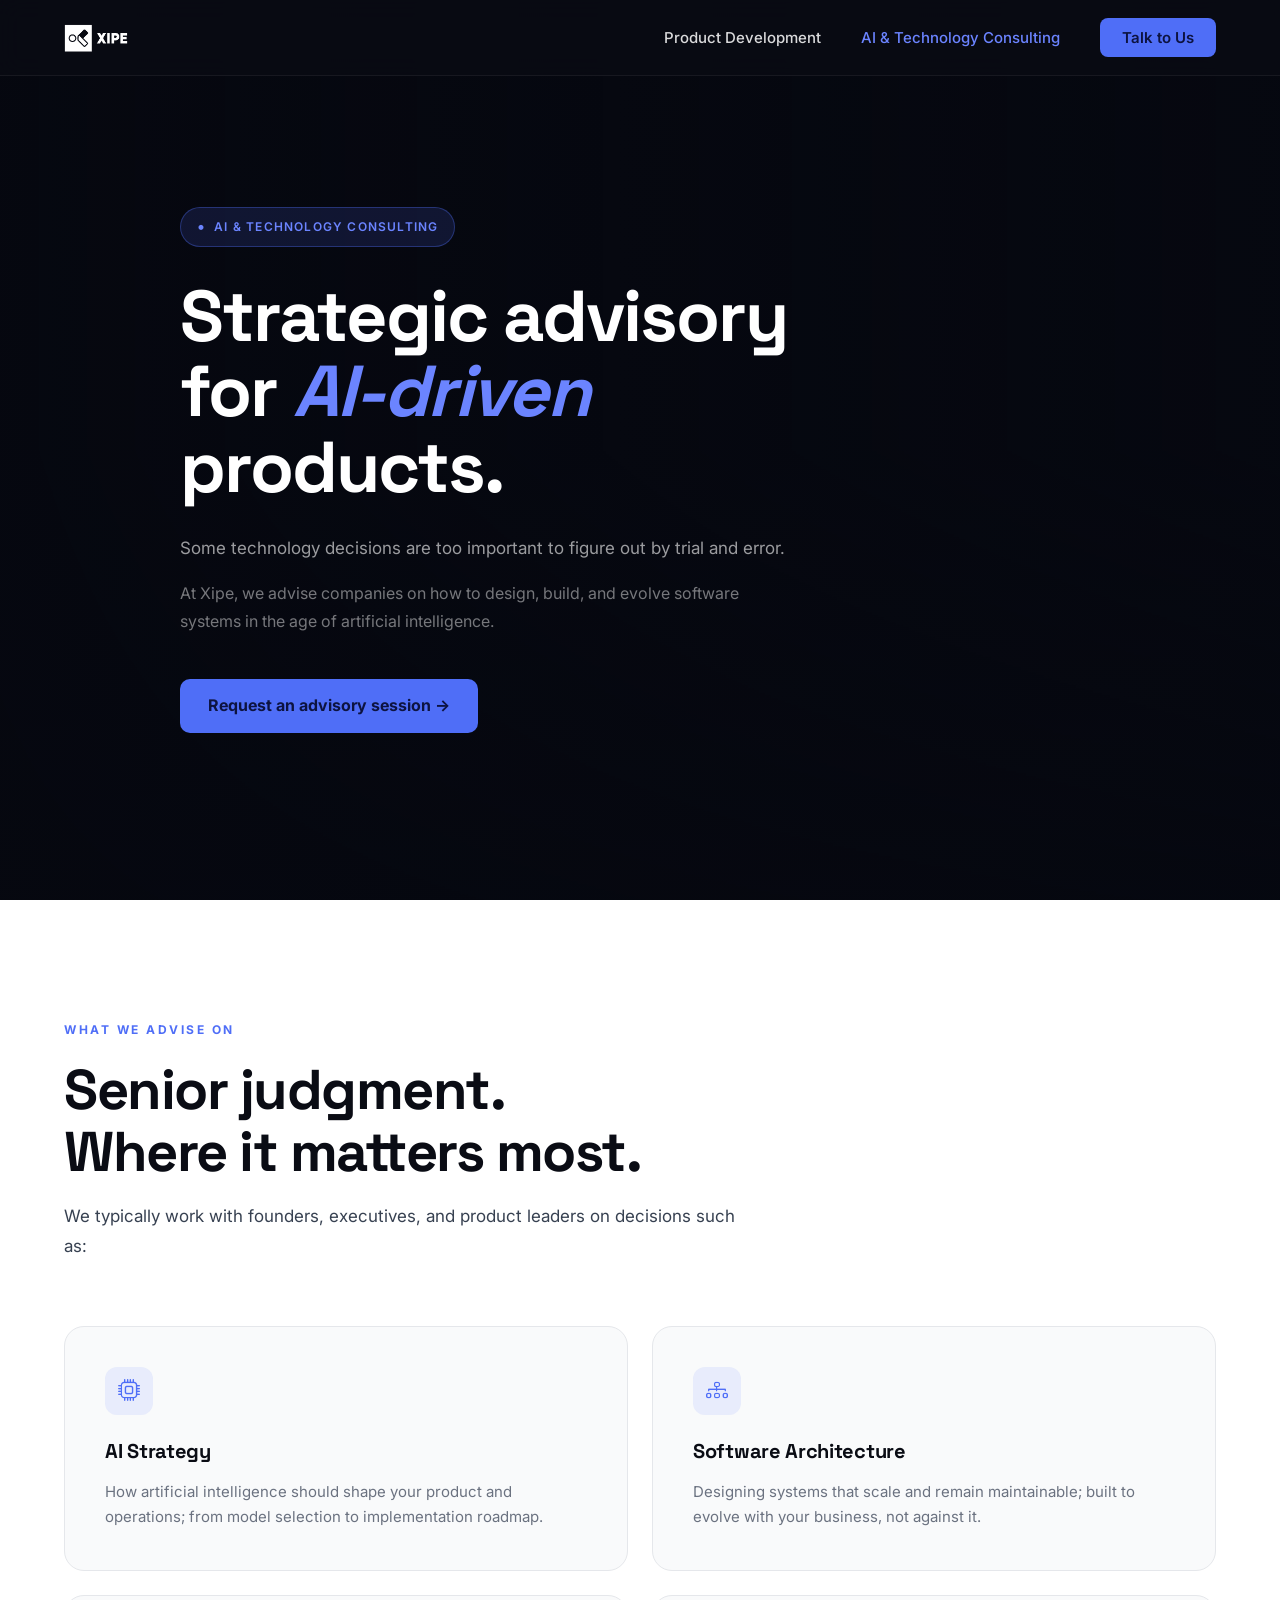
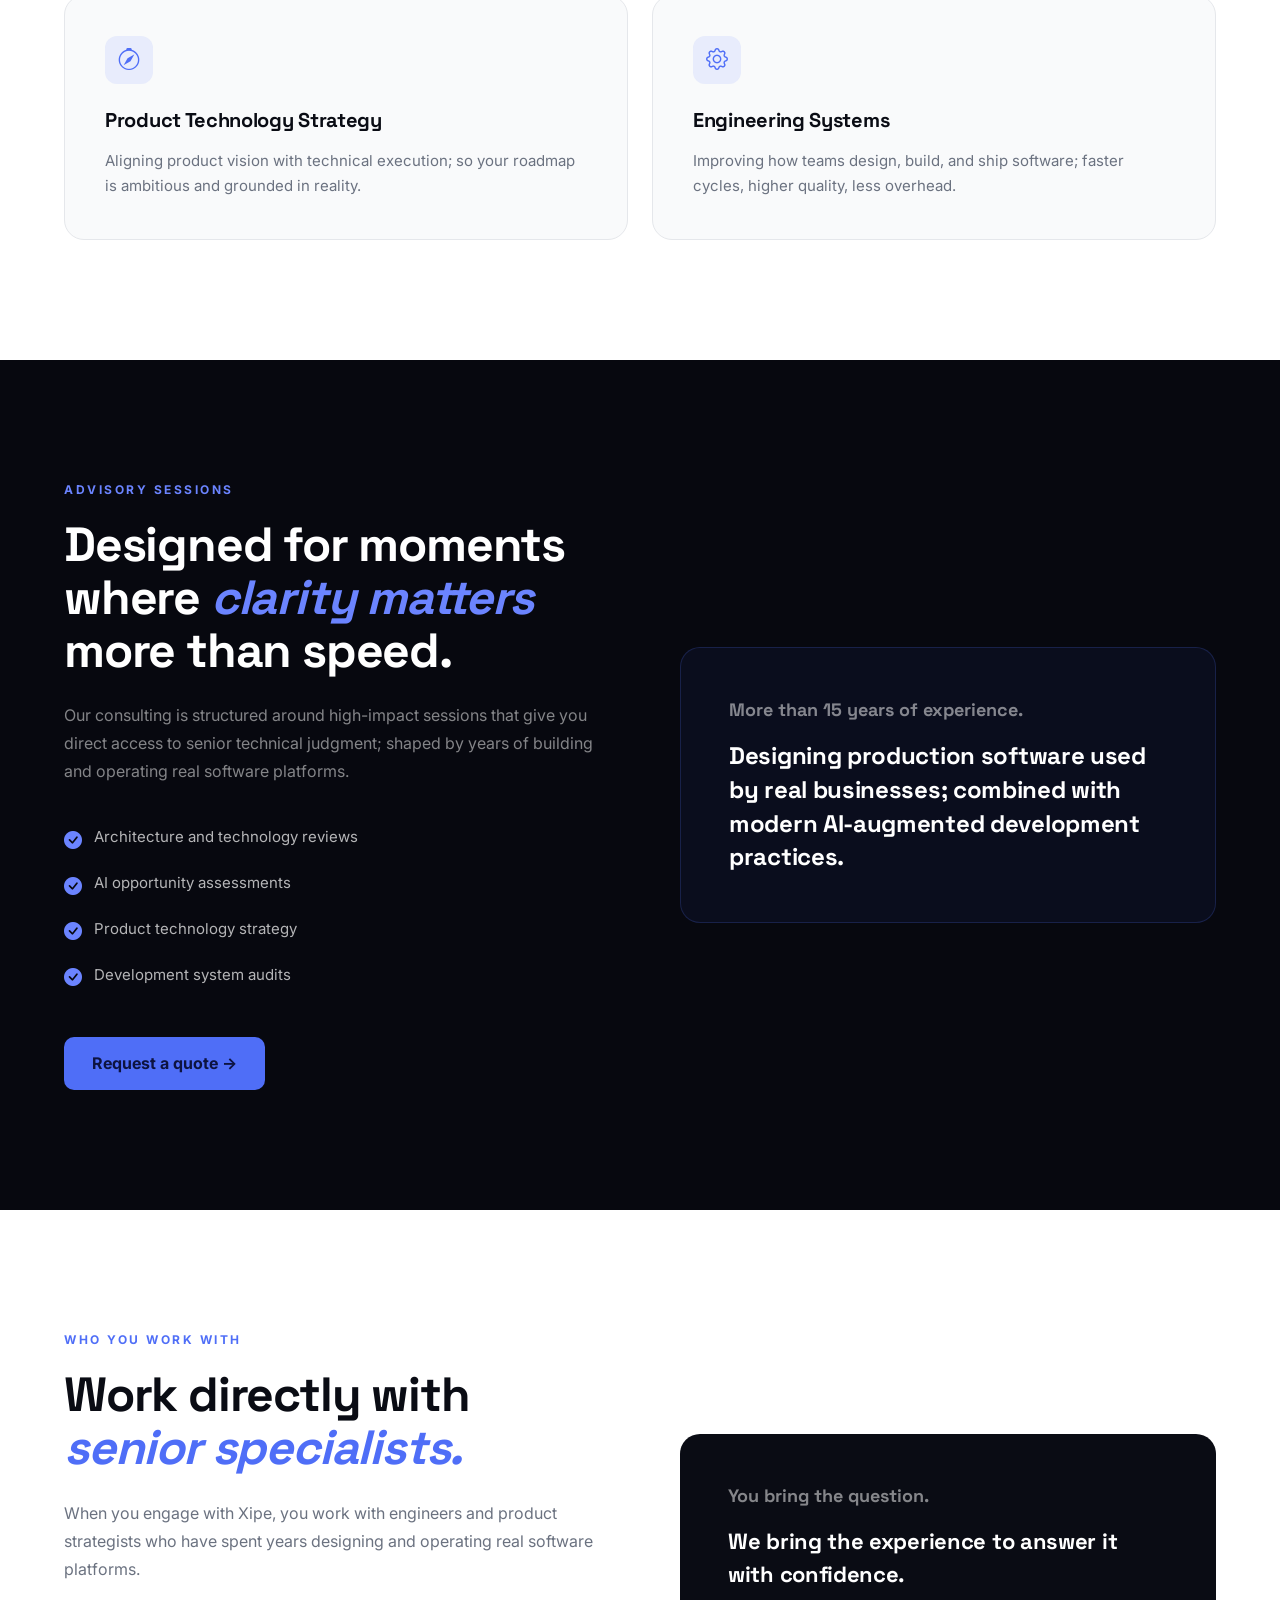
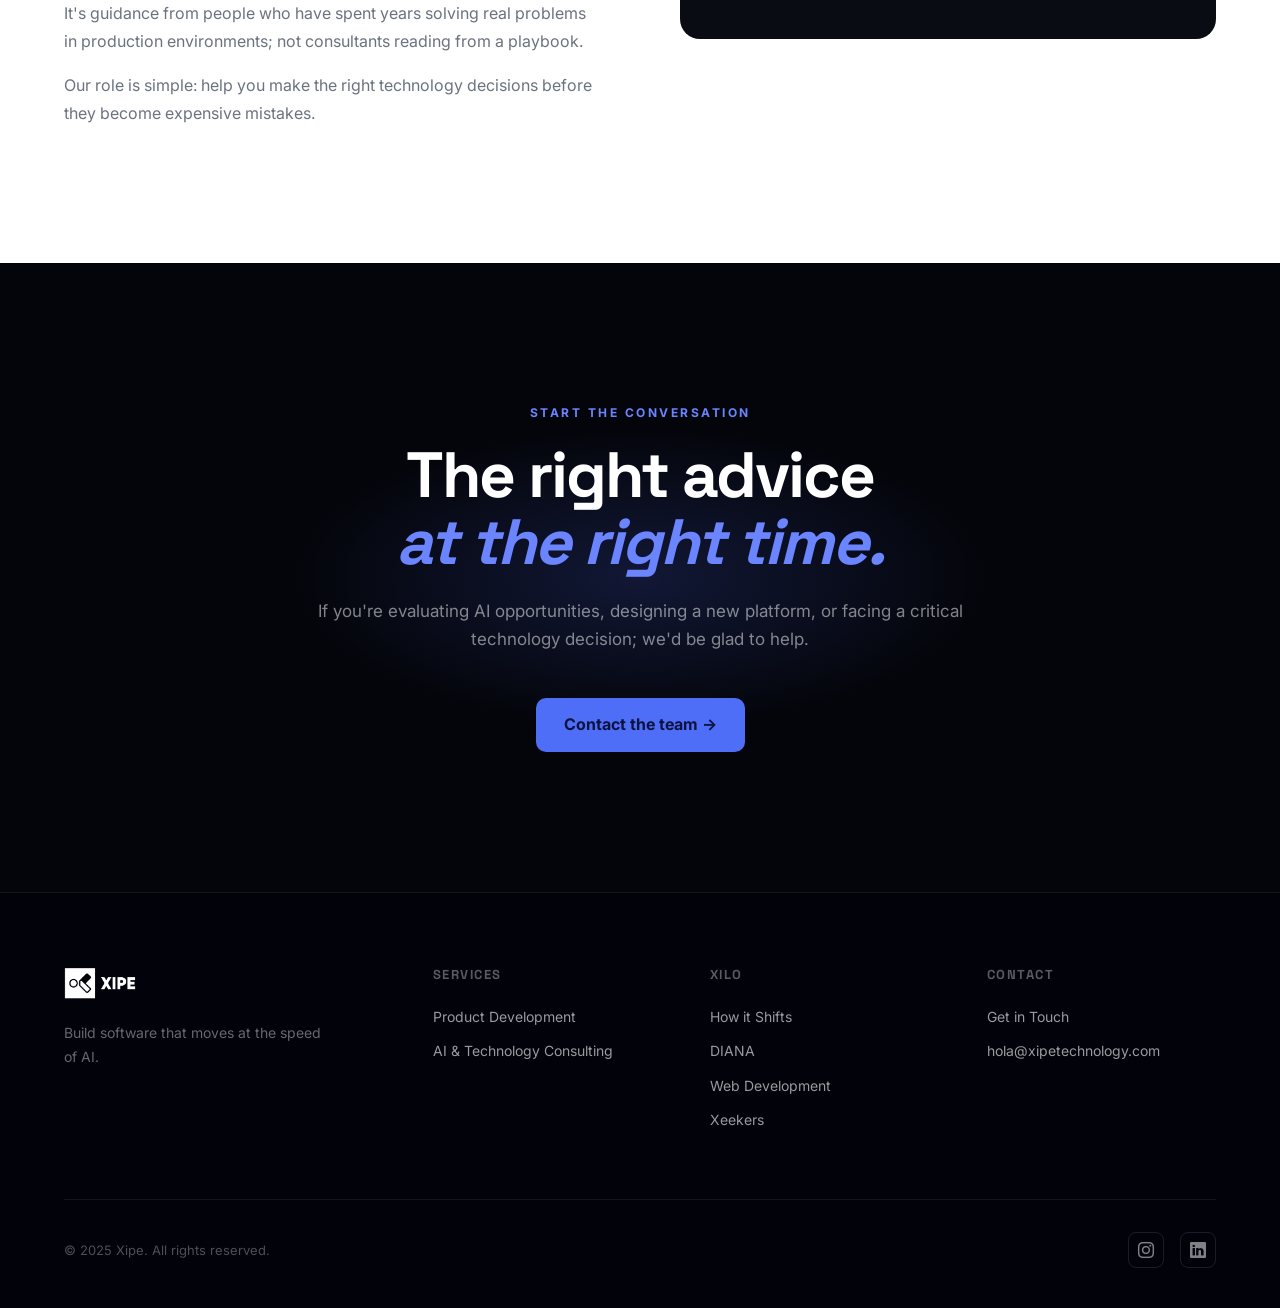
<file: consulting.html>
<!DOCTYPE html>
<html lang="en">
<head>
  <meta charset="UTF-8" />
  <meta name="viewport" content="width=device-width, initial-scale=1.0" />
  <title>Consulting – Xipe</title>
  <link rel="preconnect" href="https://fonts.googleapis.com" />
  <link rel="preconnect" href="https://fonts.gstatic.com" crossorigin />
  <link href="https://fonts.googleapis.com/css2?family=Inter:wght@400;500;600;700;800;900&family=Space+Grotesk:wght@400;500;600;700&display=swap" rel="stylesheet" />
  <link rel="stylesheet" href="https://cdn.jsdelivr.net/npm/bootstrap-icons@1.11.3/font/bootstrap-icons.min.css" />
  <style>
    *, *::before, *::after { box-sizing: border-box; margin: 0; padding: 0; }

    :root {
      --blue: #4f6ef7;
      --blue-light: #6b84ff;
      --blue-dim: #3a56e8;
      --white: #ffffff;
      --gray: #9ca3af;
      --dark-bg: #0a0c14;
    }

    html { scroll-behavior: smooth; }

    body {
      font-family: 'Inter', sans-serif;
      background: var(--dark-bg);
      color: var(--white);
      line-height: 1.6;
      overflow-x: hidden;
    }

    a { text-decoration: none; color: inherit; }
    h1, h2, h3 { font-family: 'Space Grotesk', sans-serif; }

    /* ─── NAV ─── */
    nav {
      position: fixed;
      top: 0; left: 0; right: 0;
      z-index: 100;
      display: flex;
      align-items: center;
      justify-content: space-between;
      padding: 18px 64px;
      background: rgba(10,12,20,0.7);
      backdrop-filter: blur(12px);
      border-bottom: 1px solid rgba(255,255,255,0.06);
    }

    .nav-logo { display: flex; align-items: center; }
    .nav-logo img { height: 32px; width: auto; }

    .nav-links {
      display: flex;
      align-items: center;
      gap: 40px;
    }

    .nav-links a {
      font-size: 15px;
      color: rgba(255,255,255,0.85);
      font-weight: 500;
      transition: color 0.2s;
    }

    .nav-links a:hover { color: var(--white); }
    .nav-links a.active { color: var(--blue-light); }

    .btn-primary {
      background: var(--blue);
      color: #0d1340;
      border: none;
      border-radius: 8px;
      padding: 10px 22px;
      font-size: 15px;
      font-weight: 600;
      cursor: pointer;
      transition: background 0.2s, transform 0.15s;
      font-family: inherit;
    }
    .btn-primary:hover { background: var(--blue-light); transform: translateY(-1px); }

    /* ─── HERO ─── */
    #hero {
      position: relative;
      min-height: 100vh;
      display: flex;
      flex-direction: column;
      justify-content: center;
      padding: 140px 64px 100px 180px;
      overflow: hidden;
    }

    .hero-bg { position: absolute; inset: 0; background: #060810; z-index: 0; }

    .hero-photo {
      position: absolute; inset: 0;
      background-image: url('https://images.unsplash.com/photo-1553877522-43269d4ea984?w=1920&auto=format&fit=crop&q=80');
      background-size: cover;
      background-position: center;
      background-attachment: fixed;
      opacity: 0.25;
      z-index: 0;
    }

    .hero-photo::after {
      content: '';
      position: absolute; inset: 0;
      background:
        linear-gradient(to right, rgba(6,8,16,0.9) 0%, rgba(6,8,16,0.4) 60%, rgba(6,8,16,0.1) 100%),
        linear-gradient(to top, rgba(6,8,16,0.7) 0%, transparent 50%);
    }

    .hero-content {
      position: relative;
      z-index: 1;
      width: 60%;
      max-width: 60%;
    }

    .hero-badge {
      display: inline-flex;
      align-items: center;
      gap: 8px;
      background: rgba(79,110,247,0.15);
      border: 1px solid rgba(79,110,247,0.35);
      border-radius: 100px;
      padding: 6px 16px;
      font-size: 12px;
      font-weight: 600;
      letter-spacing: 1.2px;
      color: var(--blue-light);
      text-transform: uppercase;
      margin-bottom: 32px;
    }
    .hero-badge::before { content: '•'; font-size: 16px; }

    .hero-title {
      font-size: clamp(44px, 6vw, 72px);
      font-weight: 800;
      line-height: 1.05;
      letter-spacing: -2px;
      margin-bottom: 28px;
    }

    .hero-title em { font-style: italic; color: var(--blue-light); }

    .hero-subtitle {
      font-size: 17px;
      color: rgba(255,255,255,0.6);
      line-height: 1.75;
      margin-bottom: 16px;
    }

    .hero-subtitle-2 {
      font-size: 16px;
      color: rgba(255,255,255,0.45);
      line-height: 1.75;
      margin-bottom: 44px;
    }

    .btn-hero {
      display: inline-flex;
      align-items: center;
      gap: 8px;
      background: var(--blue);
      color: #0d1340;
      border-radius: 10px;
      padding: 14px 28px;
      font-size: 16px;
      font-weight: 700;
      transition: background 0.2s, transform 0.15s;
    }
    .btn-hero:hover { background: var(--blue-light); transform: translateY(-2px); }

    /* ─── WHAT WE ADVISE ON ─── */
    #advise {
      background: #ffffff;
      padding: 120px 64px;
    }

    #advise .inner {
      max-width: 1200px;
      margin: 0 auto;
    }

    .advise-label {
      display: block;
      font-size: 12px;
      font-weight: 700;
      letter-spacing: 2.5px;
      text-transform: uppercase;
      color: var(--blue);
      margin-bottom: 20px;
    }

    .advise-title {
      font-size: clamp(36px, 5vw, 56px);
      font-weight: 800;
      line-height: 1.1;
      letter-spacing: -1.5px;
      color: #0a0c14;
      margin-bottom: 20px;
    }

    .advise-intro {
      font-size: 17px;
      color: #374151;
      line-height: 1.75;
      max-width: 680px;
      margin-bottom: 64px;
    }

    .advise-grid {
      display: grid;
      grid-template-columns: repeat(2, 1fr);
      gap: 24px;
    }

    .advise-card {
      background: #f9fafb;
      border: 1px solid #e5e7eb;
      border-radius: 20px;
      padding: 40px;
      transition: border-color 0.3s, box-shadow 0.3s;
    }

    .advise-card:hover {
      border-color: rgba(79,110,247,0.4);
      box-shadow: 0 0 24px rgba(79,110,247,0.08);
    }

    .advise-card-icon {
      width: 48px;
      height: 48px;
      background: rgba(79,110,247,0.1);
      border-radius: 12px;
      display: flex;
      align-items: center;
      justify-content: center;
      margin-bottom: 20px;
      font-size: 22px;
      color: var(--blue);
    }

    .advise-card h3 {
      font-size: 20px;
      font-weight: 700;
      color: #0a0c14;
      margin-bottom: 12px;
      letter-spacing: -0.3px;
    }

    .advise-card p {
      font-size: 15px;
      color: #6b7280;
      line-height: 1.7;
    }

    /* ─── ADVISORY SESSIONS ─── */
    #sessions {
      background: #07080f;
      padding: 120px 64px;
    }

    #sessions .inner {
      max-width: 1200px;
      margin: 0 auto;
      display: grid;
      grid-template-columns: 1fr 1fr;
      gap: 80px;
      align-items: center;
    }

    .sessions-label {
      display: block;
      font-size: 12px;
      font-weight: 700;
      letter-spacing: 2.5px;
      text-transform: uppercase;
      color: var(--blue-light);
      margin-bottom: 20px;
    }

    .sessions-title {
      font-size: clamp(32px, 4vw, 48px);
      font-weight: 800;
      line-height: 1.1;
      letter-spacing: -1.2px;
      color: var(--white);
      margin-bottom: 24px;
    }

    .sessions-title em {
      color: var(--blue-light);
      font-style: italic;
    }

    .sessions-body {
      font-size: 16px;
      color: rgba(255,255,255,0.5);
      line-height: 1.75;
      margin-bottom: 40px;
    }

    .sessions-list {
      list-style: none;
      display: flex;
      flex-direction: column;
      gap: 16px;
      margin-bottom: 44px;
    }

    .sessions-list li {
      display: flex;
      align-items: flex-start;
      gap: 12px;
      font-size: 15px;
      color: rgba(255,255,255,0.7);
    }

    .sessions-list li i {
      color: var(--blue-light);
      font-size: 18px;
      flex-shrink: 0;
      margin-top: 1px;
    }

    .btn-sessions {
      display: inline-flex;
      align-items: center;
      gap: 8px;
      background: var(--blue);
      color: #0d1340;
      border-radius: 10px;
      padding: 14px 28px;
      font-size: 16px;
      font-weight: 700;
      transition: background 0.2s, transform 0.15s;
    }
    .btn-sessions:hover { background: var(--blue-light); transform: translateY(-2px); }

    .sessions-callout {
      background: rgba(79,110,247,0.06);
      border: 1px solid rgba(79,110,247,0.2);
      border-radius: 20px;
      padding: 48px;
    }

    .sessions-callout p {
      font-size: 18px;
      font-weight: 700;
      color: rgba(255,255,255,0.5);
      font-family: 'Space Grotesk', sans-serif;
      margin-bottom: 16px;
      line-height: 1.5;
    }

    .sessions-callout strong {
      font-size: 24px;
      font-weight: 800;
      color: var(--white);
      font-family: 'Space Grotesk', sans-serif;
      display: block;
      letter-spacing: -0.3px;
      line-height: 1.4;
    }

    /* ─── SENIOR PRACTITIONERS ─── */
    #practitioners {
      background: #ffffff;
      padding: 120px 64px;
    }

    #practitioners .inner {
      max-width: 1200px;
      margin: 0 auto;
      display: grid;
      grid-template-columns: 1fr 1fr;
      gap: 80px;
      align-items: center;
    }

    .prac-label {
      display: block;
      font-size: 12px;
      font-weight: 700;
      letter-spacing: 2.5px;
      text-transform: uppercase;
      color: var(--blue);
      margin-bottom: 20px;
    }

    .prac-title {
      font-size: clamp(32px, 4vw, 48px);
      font-weight: 800;
      line-height: 1.1;
      letter-spacing: -1.2px;
      color: #0a0c14;
      margin-bottom: 24px;
    }

    .prac-title em {
      color: var(--blue);
      font-style: italic;
    }

    .prac-body {
      font-size: 16px;
      color: #6b7280;
      line-height: 1.75;
      margin-bottom: 16px;
    }

    .prac-callout {
      background: #0a0c14;
      border-radius: 20px;
      padding: 48px;
    }

    .prac-callout p {
      font-size: 18px;
      font-weight: 700;
      color: rgba(255,255,255,0.5);
      font-family: 'Space Grotesk', sans-serif;
      margin-bottom: 16px;
      line-height: 1.5;
    }

    .prac-callout strong {
      font-size: 22px;
      font-weight: 800;
      color: var(--white);
      font-family: 'Space Grotesk', sans-serif;
      display: block;
      letter-spacing: -0.3px;
      line-height: 1.5;
    }

    /* ─── FINAL CTA ─── */
    #final-cta {
      background: #04050b;
      padding: 140px 64px;
      text-align: center;
      position: relative;
      overflow: hidden;
    }

    .cta-glow {
      position: absolute;
      top: 50%; left: 50%;
      transform: translate(-50%, -50%);
      width: 700px; height: 300px;
      background: radial-gradient(ellipse, rgba(79,110,247,0.18) 0%, transparent 70%);
      pointer-events: none;
    }

    #final-cta .inner {
      position: relative;
      z-index: 1;
      max-width: 680px;
      margin: 0 auto;
    }

    .cta-label {
      display: block;
      font-size: 12px;
      font-weight: 700;
      letter-spacing: 2.5px;
      text-transform: uppercase;
      color: var(--blue-light);
      margin-bottom: 20px;
    }

    .cta-title {
      font-size: clamp(40px, 6vw, 64px);
      font-weight: 800;
      line-height: 1.05;
      letter-spacing: -2px;
      margin-bottom: 20px;
    }

    .cta-title em { color: var(--blue-light); font-style: italic; }

    .cta-body {
      font-size: 17px;
      color: rgba(255,255,255,0.5);
      line-height: 1.7;
      margin-bottom: 44px;
    }

    /* ─── FOOTER ─── */
    footer {
      background: #02030a;
      border-top: 1px solid rgba(255,255,255,0.07);
      padding: 72px 64px 40px;
    }

    .footer-inner { max-width: 1200px; margin: 0 auto; }

    .footer-top {
      display: grid;
      grid-template-columns: 1.4fr 1fr 1fr 1fr;
      gap: 48px;
      padding-bottom: 56px;
      border-bottom: 1px solid rgba(255,255,255,0.07);
    }

    .footer-logo { height: 36px; width: auto; margin-bottom: 20px; display: block; }
    .footer-tagline { font-size: 14px; color: rgba(255,255,255,0.4); line-height: 1.7; max-width: 260px; }

    .footer-col h4 {
      font-family: 'Space Grotesk', sans-serif;
      font-size: 13px; font-weight: 700;
      letter-spacing: 1.5px; text-transform: uppercase;
      color: rgba(255,255,255,0.35); margin-bottom: 20px;
    }

    .footer-col a { display: block; font-size: 14px; color: rgba(255,255,255,0.6); margin-bottom: 12px; transition: color 0.2s; }
    .footer-col a:hover { color: var(--white); }

    .footer-bottom { display: flex; align-items: center; justify-content: space-between; padding-top: 32px; }
    .footer-copy { font-size: 13px; color: rgba(255,255,255,0.3); }

    .footer-socials { display: flex; gap: 16px; }
    .footer-socials a {
      display: flex; align-items: center; justify-content: center;
      width: 36px; height: 36px; border-radius: 8px;
      border: 1px solid rgba(255,255,255,0.1);
      color: rgba(255,255,255,0.5); font-size: 16px;
      transition: border-color 0.2s, color 0.2s, background 0.2s;
    }
    .footer-socials a:hover { border-color: rgba(107,132,255,0.5); color: var(--blue-light); background: rgba(79,110,247,0.08); }

    /* ─── RESPONSIVE ─── */
    @media (max-width: 900px) {
      nav { padding: 16px 24px; }
      #hero { padding: 120px 24px 80px; }
      .hero-content { width: 90%; max-width: 90%; }
      #advise, #sessions, #practitioners, #final-cta { padding-left: 24px; padding-right: 24px; }
      .advise-grid { grid-template-columns: 1fr; }
      #sessions .inner, #practitioners .inner { grid-template-columns: 1fr; gap: 48px; }
      .footer-top { grid-template-columns: 1fr 1fr; gap: 32px; }
      footer { padding: 56px 24px 32px; }
    }

    @media (max-width: 600px) {
      .nav-links { display: none; }
      .hero-title { font-size: 38px; }
      .hero-content { width: 100%; max-width: 100%; }
      .hero-photo { background-attachment: scroll; }
    }
  </style>
</head>
<body>

  <!-- NAV -->
  <nav>
    <a href="index.html" class="nav-logo">
      <img src="images/LogoXipe.png" alt="Xipe" />
    </a>
    <div class="nav-links">
      <a href="software-development.html">Product Development</a>
      <a href="consulting.html" class="active">AI & Technology Consulting</a>
      <button class="btn-primary" onclick="window.location.href='index.html#contact'">Talk to Us</button>
    </div>
  </nav>

  <!-- HERO -->
  <section id="hero">
    <div class="hero-bg"></div>
    <div class="hero-photo"></div>
    <div class="hero-content">
      <div class="hero-badge">AI & Technology Consulting</div>
      <h1 class="hero-title">
        Strategic advisory<br/>
        for <em>AI-driven</em><br/>
        products.
      </h1>
      <p class="hero-subtitle">
        Some technology decisions are too important to figure out by trial and error.
      </p>
      <p class="hero-subtitle-2">
        At Xipe, we advise companies on how to design, build, and evolve software systems in the age of artificial intelligence.
      </p>
      <a href="index.html#contact" class="btn-hero">Request an advisory session &rarr;</a>
    </div>
  </section>

  <!-- WHAT WE ADVISE ON -->
  <section id="advise">
    <div class="inner">
      <span class="advise-label">What We Advise On</span>
      <h2 class="advise-title">Senior judgment.<br/>Where it matters most.</h2>
      <p class="advise-intro">We typically work with founders, executives, and product leaders on decisions such as:</p>
      <div class="advise-grid">
        <div class="advise-card">
          <div class="advise-card-icon"><i class="bi bi-cpu"></i></div>
          <h3>AI Strategy</h3>
          <p>How artificial intelligence should shape your product and operations; from model selection to implementation roadmap.</p>
        </div>
        <div class="advise-card">
          <div class="advise-card-icon"><i class="bi bi-diagram-3"></i></div>
          <h3>Software Architecture</h3>
          <p>Designing systems that scale and remain maintainable; built to evolve with your business, not against it.</p>
        </div>
        <div class="advise-card">
          <div class="advise-card-icon"><i class="bi bi-compass"></i></div>
          <h3>Product Technology Strategy</h3>
          <p>Aligning product vision with technical execution; so your roadmap is ambitious and grounded in reality.</p>
        </div>
        <div class="advise-card">
          <div class="advise-card-icon"><i class="bi bi-gear"></i></div>
          <h3>Engineering Systems</h3>
          <p>Improving how teams design, build, and ship software; faster cycles, higher quality, less overhead.</p>
        </div>
      </div>
    </div>
  </section>

  <!-- ADVISORY SESSIONS -->
  <section id="sessions">
    <div class="inner">
      <div>
        <span class="sessions-label">Advisory Sessions</span>
        <h2 class="sessions-title">Designed for moments where <em>clarity matters</em> more than speed.</h2>
        <p class="sessions-body">Our consulting is structured around high-impact sessions that give you direct access to senior technical judgment; shaped by years of building and operating real software platforms.</p>
        <ul class="sessions-list">
          <li><i class="bi bi-check-circle-fill"></i> Architecture and technology reviews</li>
          <li><i class="bi bi-check-circle-fill"></i> AI opportunity assessments</li>
          <li><i class="bi bi-check-circle-fill"></i> Product technology strategy</li>
          <li><i class="bi bi-check-circle-fill"></i> Development system audits</li>
        </ul>
        <a href="index.html#contact" class="btn-sessions">Request a quote &rarr;</a>
      </div>
      <div class="sessions-callout">
        <p>More than 15 years of experience.</p>
        <strong>Designing production software used by real businesses; combined with modern AI-augmented development practices.</strong>
      </div>
    </div>
  </section>

  <!-- SENIOR PRACTITIONERS -->
  <section id="practitioners">
    <div class="inner">
      <div>
        <span class="prac-label">Who You Work With</span>
        <h2 class="prac-title">Work directly with <em>senior specialists.</em></h2>
        <p class="prac-body">When you engage with Xipe, you work with engineers and product strategists who have spent years designing and operating real software platforms.</p>
        <p class="prac-body">It's guidance from people who have spent years solving real problems in production environments; not consultants reading from a playbook.</p>
        <p class="prac-body">Our role is simple: help you make the right technology decisions before they become expensive mistakes.</p>
      </div>
      <div class="prac-callout">
        <p>You bring the question.</p>
        <strong>We bring the experience to answer it with confidence.</strong>
      </div>
    </div>
  </section>

  <!-- FINAL CTA -->
  <section id="final-cta">
    <div class="cta-glow"></div>
    <div class="inner">
      <span class="cta-label">Start the Conversation</span>
      <h2 class="cta-title">The right advice<br/><em>at the right time.</em></h2>
      <p class="cta-body">
        If you're evaluating AI opportunities, designing a new platform, or facing a critical technology decision; we'd be glad to help.
      </p>
      <a href="index.html#contact" class="btn-hero">Contact the team &rarr;</a>
    </div>
  </section>

  <!-- FOOTER -->
  <footer>
    <div class="footer-inner">
      <div class="footer-top">
        <div class="footer-brand">
          <img src="images/LogoXipe.png" alt="Xipe" class="footer-logo" />
          <p class="footer-tagline">Build software that moves at the speed of AI.</p>
        </div>
        <div class="footer-col">
          <h4>Services</h4>
          <a href="software-development.html">Product Development</a>
          <a href="consulting.html">AI & Technology Consulting</a>
        </div>
        <div class="footer-col">
          <h4>XILO</h4>
          <a href="https://howitshifts.com/" target="_blank" rel="noopener">How it Shifts</a>
          <a href="https://metaprogramming.ai" target="_blank" rel="noopener">DIANA</a>
          <a href="#" target="_blank" rel="noopener">Web Development</a>
          <a href="#" target="_blank" rel="noopener">Xeekers</a>
        </div>
        <div class="footer-col">
          <h4>Contact</h4>
          <a href="index.html#contact">Get in Touch</a>
          <a href="mailto:hola@xipetechnology.com">hola@xipetechnology.com</a>
        </div>
      </div>
      <div class="footer-bottom">
        <p class="footer-copy">© 2025 Xipe. All rights reserved.</p>
        <div class="footer-socials">
          <a href="https://www.instagram.com/xipe_group/" target="_blank" rel="noopener" aria-label="Instagram"><i class="bi bi-instagram"></i></a>
          <a href="https://www.linkedin.com/company/xipe-group" target="_blank" rel="noopener" aria-label="LinkedIn"><i class="bi bi-linkedin"></i></a>
        </div>
      </div>
    </div>
  </footer>

</body>
</html>
</file>
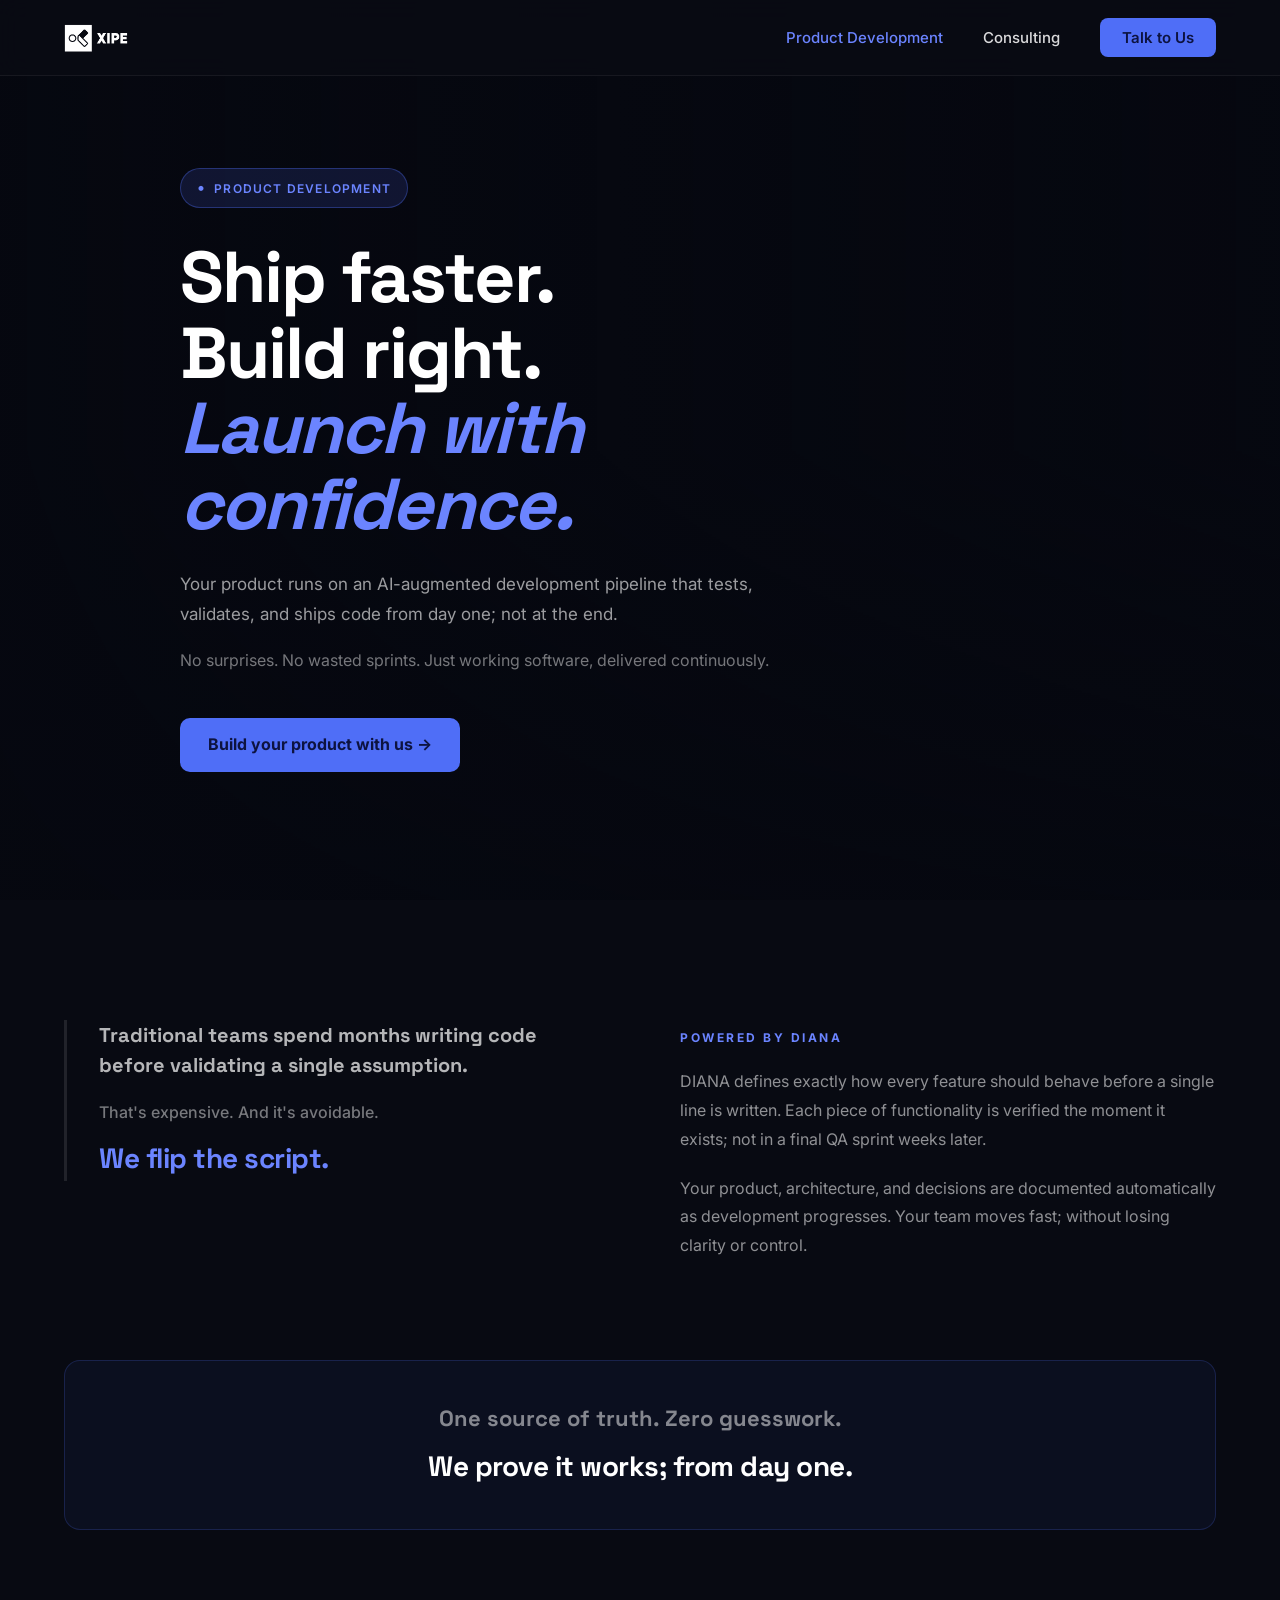
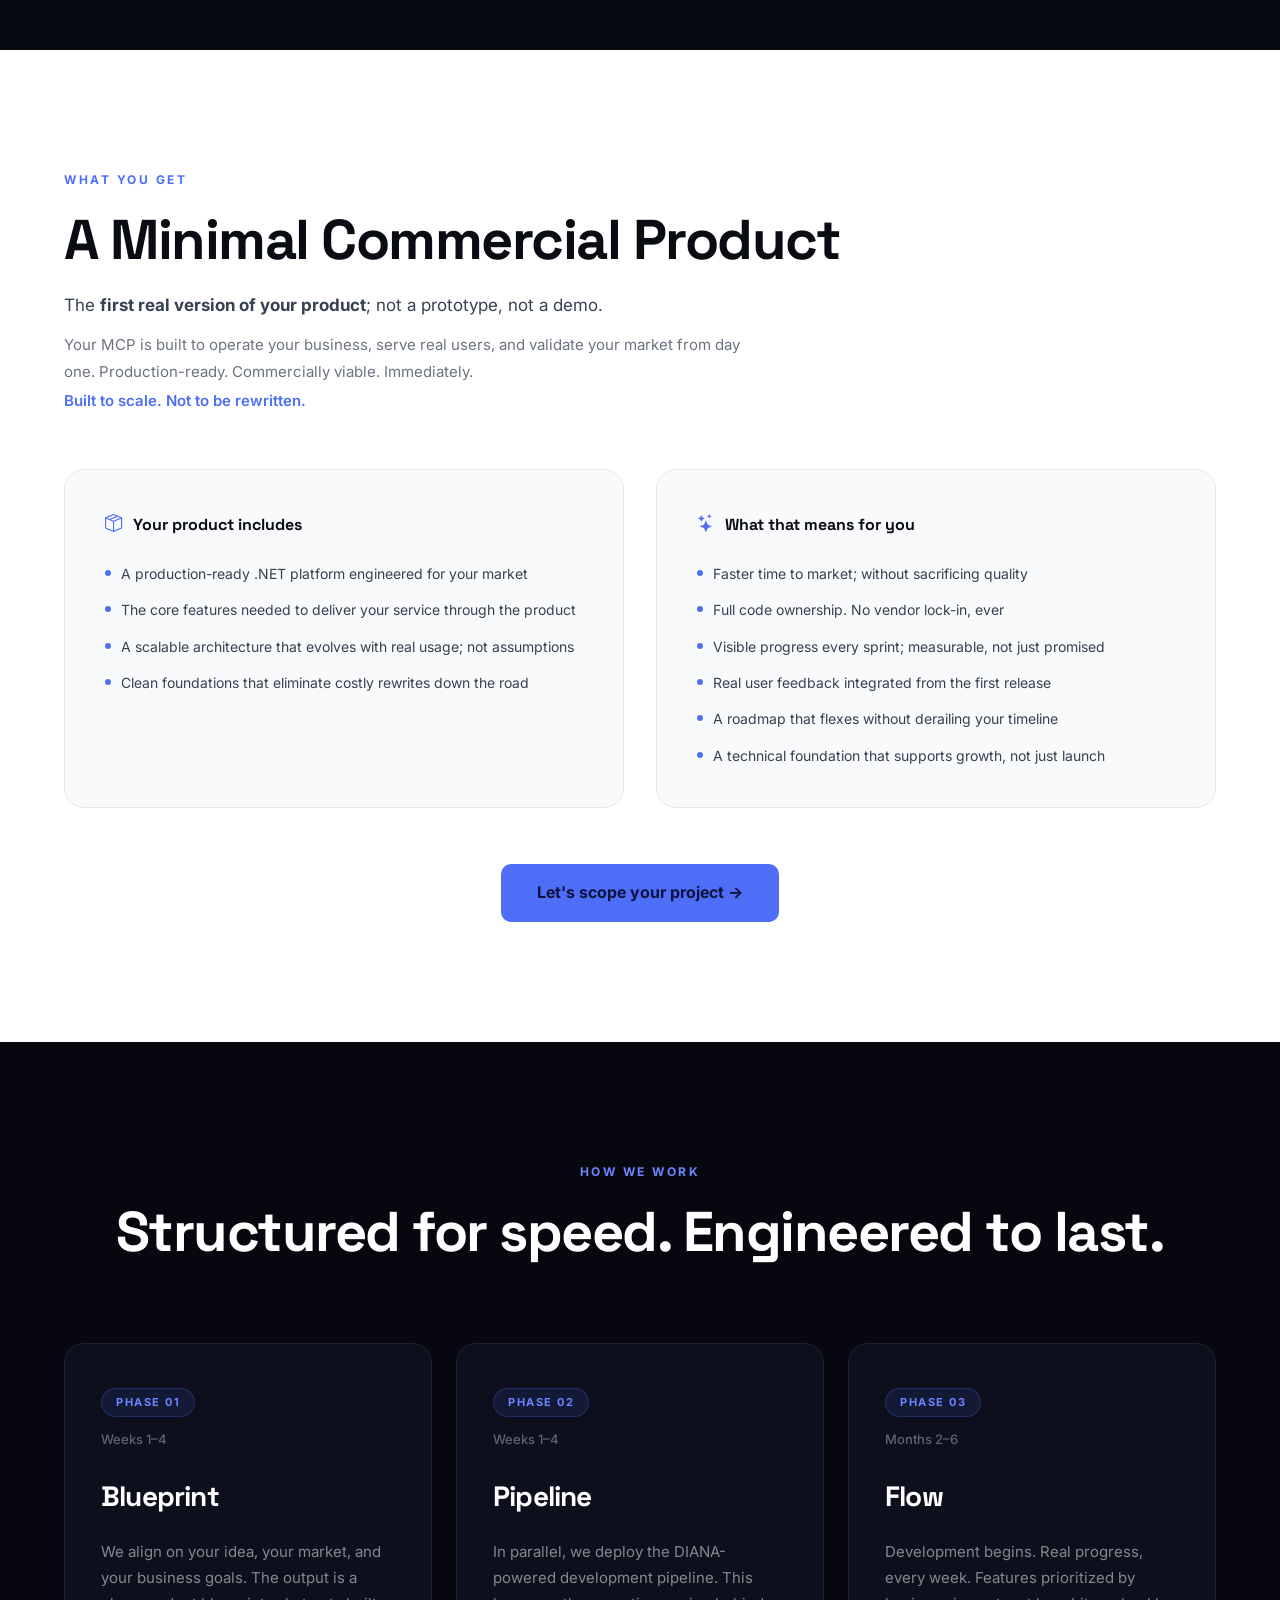
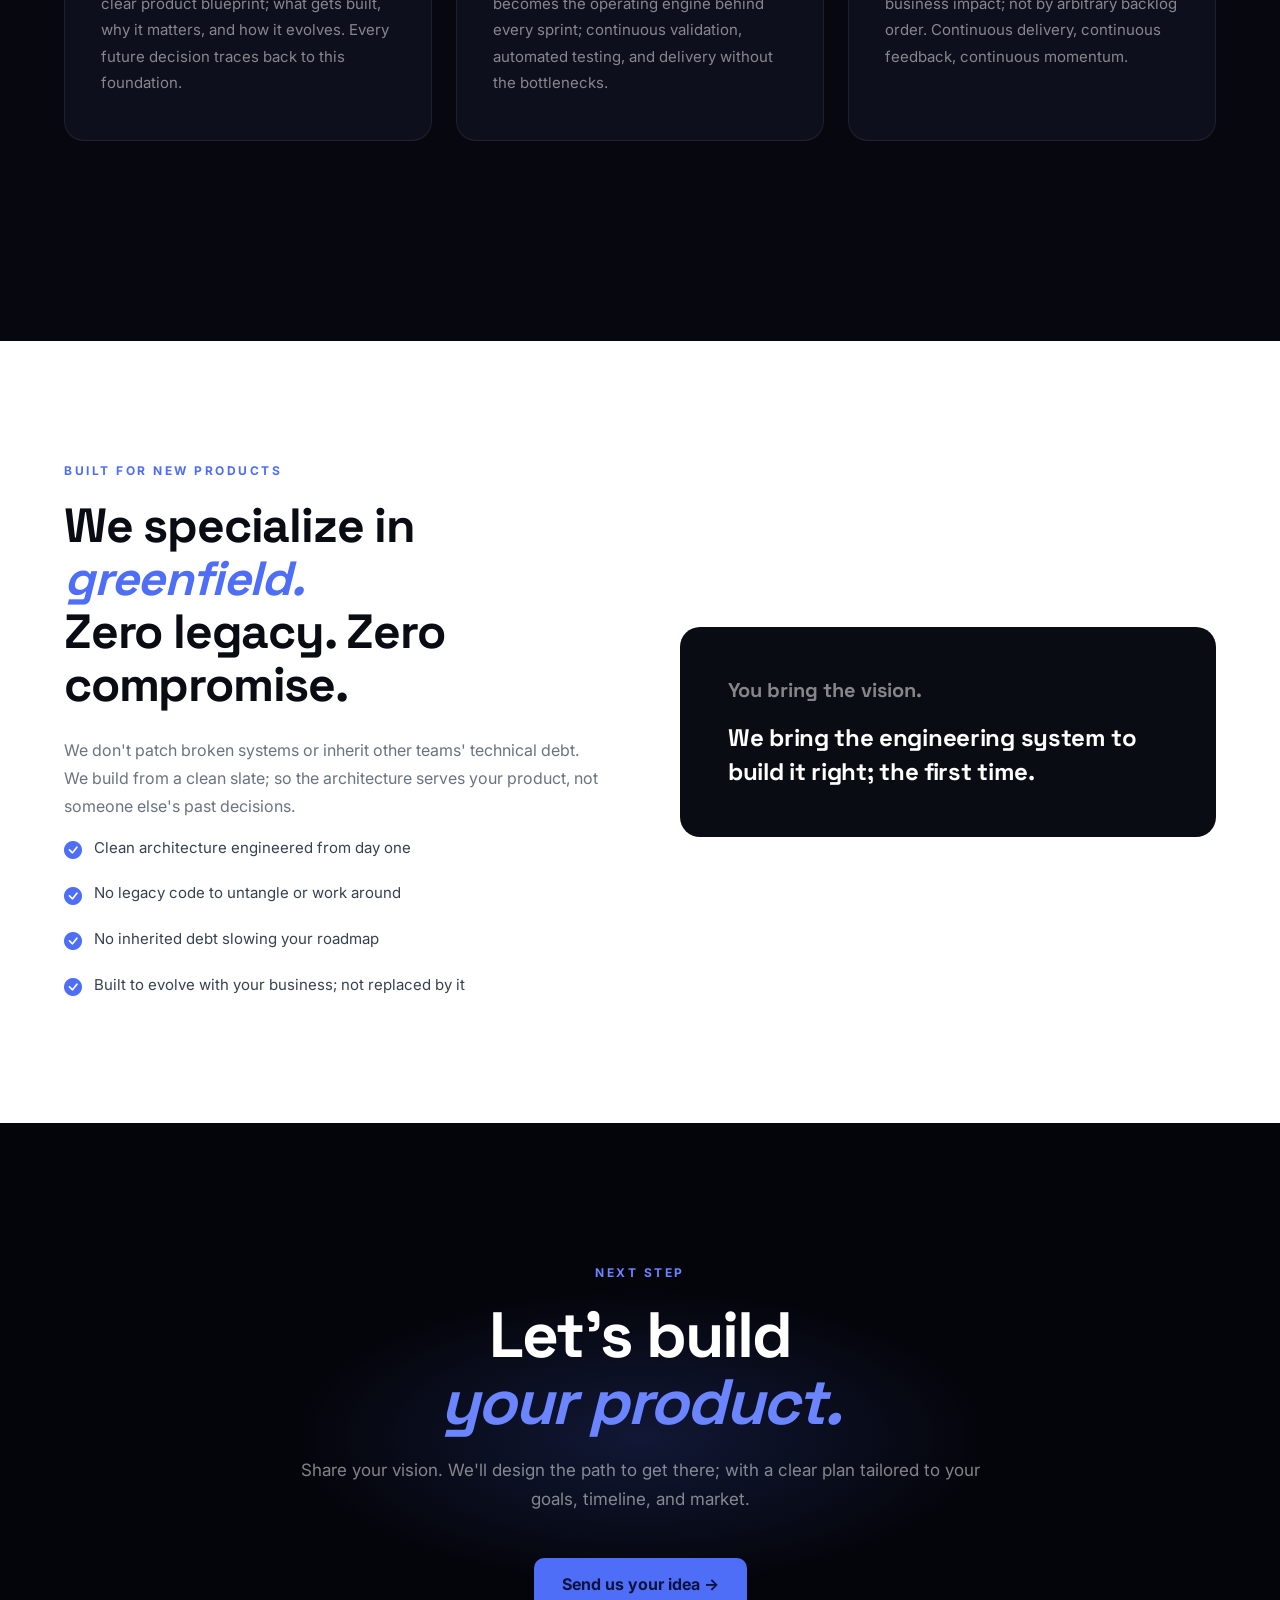
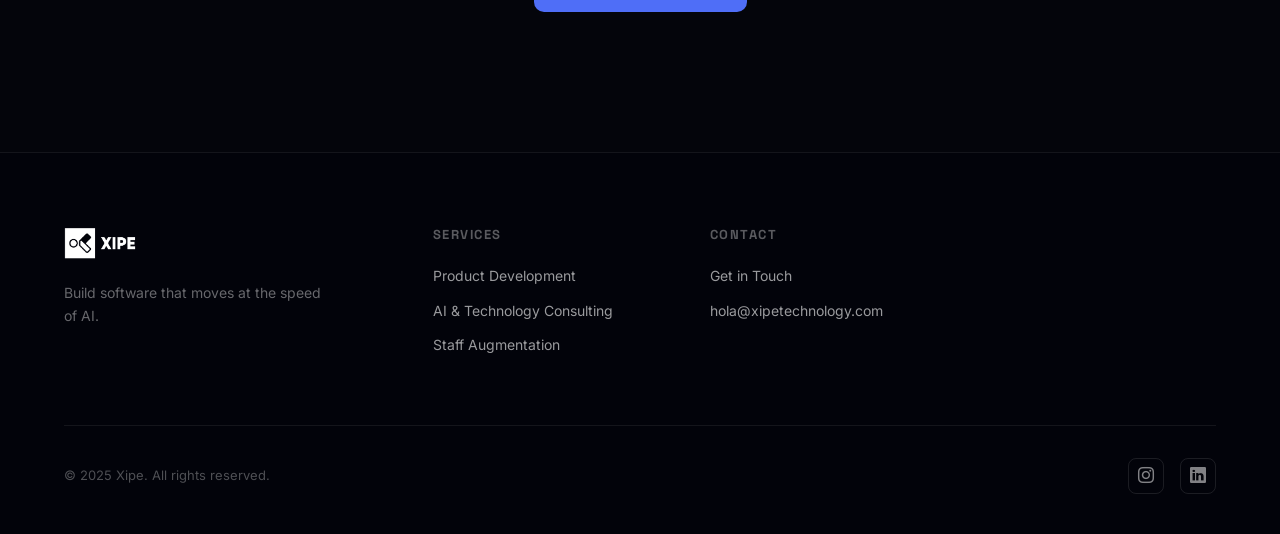
<file: software-development.html>
<!DOCTYPE html>
<html lang="en">
<head>
  <meta charset="UTF-8" />
  <meta name="viewport" content="width=device-width, initial-scale=1.0" />
  <title>Product Development – Xipe</title>
  <link rel="preconnect" href="https://fonts.googleapis.com" />
  <link rel="preconnect" href="https://fonts.gstatic.com" crossorigin />
  <link href="https://fonts.googleapis.com/css2?family=Inter:wght@400;500;600;700;800;900&family=Space+Grotesk:wght@400;500;600;700&display=swap" rel="stylesheet" />
  <link rel="stylesheet" href="https://cdn.jsdelivr.net/npm/bootstrap-icons@1.11.3/font/bootstrap-icons.min.css" />
  <style>
    *, *::before, *::after { box-sizing: border-box; margin: 0; padding: 0; }

    :root {
      --blue: #4f6ef7;
      --blue-light: #6b84ff;
      --blue-dim: #3a56e8;
      --white: #ffffff;
      --gray: #9ca3af;
      --dark-bg: #0a0c14;
    }

    html { scroll-behavior: smooth; }

    body {
      font-family: 'Inter', sans-serif;
      background: var(--dark-bg);
      color: var(--white);
      line-height: 1.6;
      overflow-x: hidden;
    }

    a { text-decoration: none; color: inherit; }
    h1, h2, h3 { font-family: 'Space Grotesk', sans-serif; }

    /* ─── NAV ─── */
    nav {
      position: fixed;
      top: 0; left: 0; right: 0;
      z-index: 100;
      display: flex;
      align-items: center;
      justify-content: space-between;
      padding: 18px 64px;
      background: rgba(10,12,20,0.7);
      backdrop-filter: blur(12px);
      border-bottom: 1px solid rgba(255,255,255,0.06);
    }

    .nav-logo { display: flex; align-items: center; }
    .nav-logo img { height: 32px; width: auto; }

    .nav-links {
      display: flex;
      align-items: center;
      gap: 40px;
    }

    .nav-links a {
      font-size: 15px;
      color: rgba(255,255,255,0.85);
      font-weight: 500;
      transition: color 0.2s;
    }

    .nav-links a:hover { color: var(--white); }
    .nav-links a.active { color: var(--blue-light); }

    .btn-primary {
      background: var(--blue);
      color: #0d1340;
      border: none;
      border-radius: 8px;
      padding: 10px 22px;
      font-size: 15px;
      font-weight: 600;
      cursor: pointer;
      transition: background 0.2s, transform 0.15s;
      font-family: inherit;
    }

    .btn-primary:hover { background: var(--blue-light); transform: translateY(-1px); }

    /* ─── HERO ─── */
    #hero {
      position: relative;
      min-height: 100vh;
      display: flex;
      flex-direction: column;
      justify-content: center;
      padding: 140px 64px 100px 180px;
      overflow: hidden;
    }

    .hero-bg { position: absolute; inset: 0; background: #060810; z-index: 0; }

    .hero-photo {
      position: absolute; inset: 0;
      background-image: url('https://images.unsplash.com/photo-1555066931-4365d14bab8c?w=1920&auto=format&fit=crop&q=80');
      background-size: cover;
      background-position: center;
      background-attachment: fixed;
      opacity: 0.3;
      z-index: 0;
    }

    .hero-photo::after {
      content: '';
      position: absolute; inset: 0;
      background:
        linear-gradient(to right, rgba(6,8,16,0.9) 0%, rgba(6,8,16,0.4) 60%, rgba(6,8,16,0.1) 100%),
        linear-gradient(to top, rgba(6,8,16,0.7) 0%, transparent 50%);
    }

    .hero-content {
      position: relative;
      z-index: 1;
      width: 60%;
      max-width: 60%;
    }

    .hero-badge {
      display: inline-flex;
      align-items: center;
      gap: 8px;
      background: rgba(79,110,247,0.15);
      border: 1px solid rgba(79,110,247,0.35);
      border-radius: 100px;
      padding: 6px 16px;
      font-size: 12px;
      font-weight: 600;
      letter-spacing: 1.2px;
      color: var(--blue-light);
      text-transform: uppercase;
      margin-bottom: 32px;
    }
    .hero-badge::before { content: '•'; font-size: 16px; }

    .hero-title {
      font-size: clamp(44px, 6vw, 72px);
      font-weight: 800;
      line-height: 1.05;
      letter-spacing: -2px;
      margin-bottom: 28px;
    }

    .hero-title em { font-style: italic; color: var(--blue-light); }

    .hero-subtitle {
      font-size: 17px;
      color: rgba(255,255,255,0.6);
      line-height: 1.75;
      margin-bottom: 16px;
    }

    .hero-subtitle-2 {
      font-size: 16px;
      color: rgba(255,255,255,0.45);
      line-height: 1.75;
      margin-bottom: 44px;
    }

    .btn-hero {
      display: inline-flex;
      align-items: center;
      gap: 8px;
      background: var(--blue);
      color: #0d1340;
      border-radius: 10px;
      padding: 14px 28px;
      font-size: 16px;
      font-weight: 700;
      transition: background 0.2s, transform 0.15s;
    }
    .btn-hero:hover { background: var(--blue-light); transform: translateY(-2px); }

    /* ─── FLIP THE SCRIPT ─── */
    #flip {
      background: #080a12;
      padding: 120px 64px;
    }

    #flip .inner {
      max-width: 1200px;
      margin: 0 auto;
    }

    .flip-grid {
      display: grid;
      grid-template-columns: 1fr 1fr;
      gap: 80px;
      align-items: start;
      margin-bottom: 80px;
    }

    .flip-problem {
      border-left: 3px solid rgba(255,255,255,0.1);
      padding-left: 32px;
    }

    .flip-problem p {
      font-size: 20px;
      font-weight: 700;
      color: rgba(255,255,255,0.7);
      line-height: 1.5;
      margin-bottom: 20px;
      font-family: 'Space Grotesk', sans-serif;
    }

    .flip-problem .risky {
      font-size: 16px;
      color: rgba(255,255,255,0.45);
      font-weight: 500;
      font-family: 'Inter', sans-serif;
      margin-bottom: 12px;
    }

    .flip-script {
      font-size: 28px;
      font-weight: 800;
      color: var(--blue-light);
      font-family: 'Space Grotesk', sans-serif;
      letter-spacing: -0.5px;
    }

    .flip-diana {
      padding-top: 8px;
    }

    .flip-diana .label {
      display: block;
      font-size: 12px;
      font-weight: 700;
      letter-spacing: 2.5px;
      text-transform: uppercase;
      color: var(--blue-light);
      margin-bottom: 20px;
    }

    .flip-diana p {
      font-size: 16px;
      color: rgba(255,255,255,0.55);
      line-height: 1.8;
      margin-bottom: 20px;
    }

    .flip-proof {
      background: rgba(79,110,247,0.06);
      border: 1px solid rgba(79,110,247,0.2);
      border-radius: 16px;
      padding: 40px 48px;
      text-align: center;
    }

    .flip-proof p {
      font-size: 22px;
      font-weight: 700;
      color: rgba(255,255,255,0.5);
      font-family: 'Space Grotesk', sans-serif;
      margin-bottom: 8px;
    }

    .flip-proof strong {
      font-size: 28px;
      font-weight: 800;
      color: var(--white);
      font-family: 'Space Grotesk', sans-serif;
      display: block;
      letter-spacing: -0.5px;
    }

    /* ─── WHAT YOU GET ─── */
    #what-you-get {
      background: #ffffff;
      padding: 120px 64px;
    }

    #what-you-get .inner {
      max-width: 1200px;
      margin: 0 auto;
    }

    .wyg-header {
      margin-bottom: 56px;
    }

    .wyg-label {
      display: block;
      font-size: 12px;
      font-weight: 700;
      letter-spacing: 2.5px;
      text-transform: uppercase;
      color: var(--blue);
      margin-bottom: 20px;
    }

    .wyg-title {
      font-size: clamp(36px, 5vw, 56px);
      font-weight: 800;
      line-height: 1.1;
      letter-spacing: -1.5px;
      color: #0a0c14;
      margin-bottom: 20px;
    }

    .wyg-intro {
      font-size: 17px;
      color: #374151;
      line-height: 1.75;
      max-width: 680px;
      margin-bottom: 12px;
    }

    .wyg-intro-2 {
      font-size: 15px;
      color: #6b7280;
      line-height: 1.75;
      max-width: 680px;
      margin-bottom: 4px;
    }

    .wyg-foundation {
      font-size: 15px;
      font-weight: 600;
      color: var(--blue);
      margin-bottom: 56px;
    }

    .wyg-grid {
      display: grid;
      grid-template-columns: 1fr 1fr;
      gap: 32px;
      margin-bottom: 56px;
    }

    .wyg-card {
      background: #f9fafb;
      border: 1px solid #e5e7eb;
      border-radius: 20px;
      padding: 40px;
    }

    .wyg-card h3 {
      font-size: 16px;
      font-weight: 700;
      color: #0a0c14;
      margin-bottom: 24px;
      display: flex;
      align-items: center;
      gap: 10px;
    }

    .wyg-card h3 i {
      color: var(--blue);
      font-size: 18px;
    }

    .wyg-card ul {
      list-style: none;
      display: flex;
      flex-direction: column;
      gap: 14px;
    }

    .wyg-card ul li {
      font-size: 14px;
      color: #374151;
      line-height: 1.6;
      display: flex;
      align-items: flex-start;
      gap: 10px;
    }

    .wyg-card ul li::before {
      content: '';
      display: inline-block;
      width: 6px;
      height: 6px;
      border-radius: 50%;
      background: var(--blue);
      flex-shrink: 0;
      margin-top: 7px;
    }

    .wyg-cta {
      display: flex;
      justify-content: center;
    }

    .btn-wyg {
      display: inline-flex;
      align-items: center;
      gap: 8px;
      background: var(--blue);
      color: #0d1340;
      border-radius: 10px;
      padding: 16px 36px;
      font-size: 16px;
      font-weight: 700;
      transition: background 0.2s, transform 0.15s;
    }
    .btn-wyg:hover { background: var(--blue-light); transform: translateY(-2px); }

    /* ─── HOW WE WORK ─── */
    #how-we-work {
      background: #07080f;
      padding: 120px 64px;
    }

    #how-we-work .inner {
      max-width: 1200px;
      margin: 0 auto;
    }

    .hww-header {
      text-align: center;
      margin-bottom: 80px;
    }

    .hww-label {
      display: block;
      font-size: 12px;
      font-weight: 700;
      letter-spacing: 2.5px;
      text-transform: uppercase;
      color: var(--blue-light);
      margin-bottom: 20px;
    }

    .hww-title {
      font-size: clamp(36px, 5vw, 56px);
      font-weight: 800;
      line-height: 1.1;
      letter-spacing: -1.5px;
      color: var(--white);
    }

    .hww-phases {
      display: grid;
      grid-template-columns: repeat(3, 1fr);
      gap: 24px;
      margin-bottom: 80px;
    }

    .phase-card {
      background: #0d0f1c;
      border: 1px solid rgba(255,255,255,0.07);
      border-radius: 20px;
      padding: 44px 36px;
      transition: border-color 0.3s, transform 0.2s;
    }

    .phase-card:hover {
      border-color: rgba(107,132,255,0.35);
      transform: translateY(-4px);
    }

    .phase-tag {
      display: inline-block;
      background: rgba(79,110,247,0.12);
      border: 1px solid rgba(79,110,247,0.25);
      border-radius: 100px;
      padding: 5px 14px;
      font-size: 11px;
      font-weight: 700;
      letter-spacing: 1.5px;
      text-transform: uppercase;
      color: var(--blue-light);
      margin-bottom: 12px;
    }

    .phase-timeline {
      font-size: 13px;
      color: rgba(255,255,255,0.35);
      font-weight: 500;
      margin-bottom: 24px;
    }

    .phase-card h3 {
      font-size: 28px;
      font-weight: 800;
      letter-spacing: -0.8px;
      color: var(--white);
      margin-bottom: 20px;
    }

    .phase-card p {
      font-size: 15px;
      color: rgba(255,255,255,0.5);
      line-height: 1.75;
    }

    /* ─── GREENFIELD ─── */
    #greenfield {
      background: #ffffff;
      padding: 120px 64px;
    }

    #greenfield .inner {
      max-width: 1200px;
      margin: 0 auto;
      display: grid;
      grid-template-columns: 1fr 1fr;
      gap: 80px;
      align-items: center;
    }

    .gf-label {
      display: block;
      font-size: 12px;
      font-weight: 700;
      letter-spacing: 2.5px;
      text-transform: uppercase;
      color: var(--blue);
      margin-bottom: 20px;
    }

    .gf-title {
      font-size: clamp(32px, 4vw, 48px);
      font-weight: 800;
      line-height: 1.1;
      letter-spacing: -1.2px;
      color: #0a0c14;
      margin-bottom: 24px;
    }

    .gf-title em {
      color: var(--blue);
      font-style: italic;
    }

    .gf-body {
      font-size: 16px;
      color: #6b7280;
      line-height: 1.75;
      margin-bottom: 16px;
    }

    .gf-list {
      list-style: none;
      display: flex;
      flex-direction: column;
      gap: 16px;
      margin-top: 8px;
    }

    .gf-list li {
      display: flex;
      align-items: flex-start;
      gap: 12px;
      font-size: 15px;
      color: #374151;
    }

    .gf-list li i {
      color: var(--blue);
      font-size: 18px;
      flex-shrink: 0;
      margin-top: 1px;
    }

    .gf-callout {
      background: #0a0c14;
      border-radius: 20px;
      padding: 48px;
    }

    .gf-callout p {
      font-size: 20px;
      font-weight: 700;
      color: rgba(255,255,255,0.5);
      font-family: 'Space Grotesk', sans-serif;
      margin-bottom: 16px;
      line-height: 1.5;
    }

    .gf-callout strong {
      font-size: 24px;
      font-weight: 800;
      color: var(--white);
      font-family: 'Space Grotesk', sans-serif;
      display: block;
      letter-spacing: -0.3px;
      line-height: 1.4;
    }

    /* ─── FINAL CTA ─── */
    #final-cta {
      background: #04050b;
      padding: 140px 64px;
      text-align: center;
      position: relative;
      overflow: hidden;
    }

    .cta-glow {
      position: absolute;
      top: 50%; left: 50%;
      transform: translate(-50%, -50%);
      width: 700px; height: 300px;
      background: radial-gradient(ellipse, rgba(79,110,247,0.18) 0%, transparent 70%);
      pointer-events: none;
    }

    #final-cta .inner {
      position: relative;
      z-index: 1;
      max-width: 680px;
      margin: 0 auto;
    }

    .cta-label {
      display: block;
      font-size: 12px;
      font-weight: 700;
      letter-spacing: 2.5px;
      text-transform: uppercase;
      color: var(--blue-light);
      margin-bottom: 20px;
    }

    .cta-title {
      font-size: clamp(40px, 6vw, 64px);
      font-weight: 800;
      line-height: 1.05;
      letter-spacing: -2px;
      margin-bottom: 20px;
    }

    .cta-title em { color: var(--blue-light); font-style: italic; }

    .cta-body {
      font-size: 17px;
      color: rgba(255,255,255,0.5);
      line-height: 1.7;
      margin-bottom: 44px;
    }

    /* ─── FOOTER ─── */
    footer {
      background: #02030a;
      border-top: 1px solid rgba(255,255,255,0.07);
      padding: 72px 64px 40px;
    }

    .footer-inner { max-width: 1200px; margin: 0 auto; }

    .footer-top {
      display: grid;
      grid-template-columns: 1.4fr 1fr 1fr 1fr;
      gap: 48px;
      padding-bottom: 56px;
      border-bottom: 1px solid rgba(255,255,255,0.07);
    }

    .footer-logo { height: 36px; width: auto; margin-bottom: 20px; display: block; }
    .footer-tagline { font-size: 14px; color: rgba(255,255,255,0.4); line-height: 1.7; max-width: 260px; }

    .footer-col h4 {
      font-family: 'Space Grotesk', sans-serif;
      font-size: 13px; font-weight: 700;
      letter-spacing: 1.5px; text-transform: uppercase;
      color: rgba(255,255,255,0.35); margin-bottom: 20px;
    }

    .footer-col a { display: block; font-size: 14px; color: rgba(255,255,255,0.6); margin-bottom: 12px; transition: color 0.2s; }
    .footer-col a:hover { color: var(--white); }

    .footer-bottom { display: flex; align-items: center; justify-content: space-between; padding-top: 32px; }
    .footer-copy { font-size: 13px; color: rgba(255,255,255,0.3); }

    .footer-socials { display: flex; gap: 16px; }
    .footer-socials a {
      display: flex; align-items: center; justify-content: center;
      width: 36px; height: 36px; border-radius: 8px;
      border: 1px solid rgba(255,255,255,0.1);
      color: rgba(255,255,255,0.5); font-size: 16px;
      transition: border-color 0.2s, color 0.2s, background 0.2s;
    }
    .footer-socials a:hover { border-color: rgba(107,132,255,0.5); color: var(--blue-light); background: rgba(79,110,247,0.08); }

    /* ─── RESPONSIVE ─── */
    @media (max-width: 900px) {
      nav { padding: 16px 24px; }
      #hero { padding: 120px 24px 80px; }
      .hero-content { width: 90%; max-width: 90%; }
      #flip, #what-you-get, #how-we-work, #greenfield, #final-cta { padding-left: 24px; padding-right: 24px; }
      .flip-grid { grid-template-columns: 1fr; gap: 48px; }
      .wyg-grid { grid-template-columns: 1fr; }
      .hww-phases { grid-template-columns: 1fr; }
      #greenfield .inner { grid-template-columns: 1fr; gap: 48px; }
      .footer-top { grid-template-columns: 1fr 1fr; gap: 32px; }
      footer { padding: 56px 24px 32px; }
    }

    @media (max-width: 600px) {
      .nav-links { display: none; }
      .hero-title { font-size: 38px; }
      .hero-content { width: 100%; max-width: 100%; }
      .hero-photo { background-attachment: scroll; }
    }
  </style>
</head>
<body>

  <!-- NAV -->
  <nav>
    <a href="index.html" class="nav-logo">
      <img src="images/LogoXipe.png" alt="Xipe" />
    </a>
    <div class="nav-links">
      <a href="software-development.html" class="active">Product Development</a>
      <a href="index.html#how-we-work">Consulting</a>
      <button class="btn-primary" onclick="window.location.href='index.html#contact'">Talk to Us</button>
    </div>
  </nav>

  <!-- HERO -->
  <section id="hero">
    <div class="hero-bg"></div>
    <div class="hero-photo"></div>
    <div class="hero-content">
      <div class="hero-badge">Product Development</div>
      <h1 class="hero-title">
        Ship faster.<br/>
        Build right.<br/>
        <em>Launch with confidence.</em>
      </h1>
      <p class="hero-subtitle">
        Your product runs on an AI-augmented development pipeline that tests, validates, and ships code from day one; not at the end.
      </p>
      <p class="hero-subtitle-2">
        No surprises. No wasted sprints. Just working software, delivered continuously.
      </p>
      <a href="index.html#contact" class="btn-hero">Build your product with us &rarr;</a>
    </div>
  </section>

  <!-- FLIP THE SCRIPT -->
  <section id="flip">
    <div class="inner">
      <div class="flip-grid">
        <div class="flip-problem">
          <p>Traditional teams spend months writing code before validating a single assumption.</p>
          <p class="risky">That's expensive. And it's avoidable.</p>
          <div class="flip-script">We flip the script.</div>
        </div>
        <div class="flip-diana">
          <span class="label">Powered by DIANA</span>
          <p>
            DIANA defines exactly how every feature should behave before a single line is written. Each piece of functionality is verified the moment it exists; not in a final QA sprint weeks later.
          </p>
          <p>
            Your product, architecture, and decisions are documented automatically as development progresses. Your team moves fast; without losing clarity or control.
          </p>
        </div>
      </div>
      <div class="flip-proof">
        <p>One source of truth. Zero guesswork.</p>
        <strong>We prove it works; from day one.</strong>
      </div>
    </div>
  </section>

  <!-- WHAT YOU GET -->
  <section id="what-you-get">
    <div class="inner">
      <div class="wyg-header">
        <span class="wyg-label">What You Get</span>
        <h2 class="wyg-title">A Minimal Commercial Product</h2>
        <p class="wyg-intro">The <strong>first real version of your product</strong>; not a prototype, not a demo.</p>
        <p class="wyg-intro-2">Your MCP is built to operate your business, serve real users, and validate your market from day one. Production-ready. Commercially viable. Immediately.</p>
        <p class="wyg-foundation">Built to scale. Not to be rewritten.</p>
      </div>
      <div class="wyg-grid">
        <div class="wyg-card">
          <h3><i class="bi bi-box-seam"></i> Your product includes</h3>
          <ul>
            <li>A production-ready .NET platform engineered for your market</li>
            <li>The core features needed to deliver your service through the product</li>
            <li>A scalable architecture that evolves with real usage; not assumptions</li>
            <li>Clean foundations that eliminate costly rewrites down the road</li>
          </ul>
        </div>
        <div class="wyg-card">
          <h3><i class="bi bi-stars"></i> What that means for you</h3>
          <ul>
            <li>Faster time to market; without sacrificing quality</li>
            <li>Full code ownership. No vendor lock-in, ever</li>
            <li>Visible progress every sprint; measurable, not just promised</li>
            <li>Real user feedback integrated from the first release</li>
            <li>A roadmap that flexes without derailing your timeline</li>
            <li>A technical foundation that supports growth, not just launch</li>
          </ul>
        </div>
      </div>
      <div class="wyg-cta">
        <a href="index.html#contact" class="btn-wyg">Let's scope your project &rarr;</a>
      </div>
    </div>
  </section>

  <!-- HOW WE WORK -->
  <section id="how-we-work">
    <div class="inner">
      <div class="hww-header">
        <span class="hww-label">How We Work</span>
        <h2 class="hww-title">Structured for speed. Engineered to last.</h2>
      </div>
      <div class="hww-phases">
        <div class="phase-card">
          <span class="phase-tag">Phase 01</span>
          <div class="phase-timeline">Weeks 1–4</div>
          <h3>Blueprint</h3>
          <p>
            We align on your idea, your market, and your business goals. The output is a clear product blueprint; what gets built, why it matters, and how it evolves. Every future decision traces back to this foundation.
          </p>
        </div>
        <div class="phase-card">
          <span class="phase-tag">Phase 02</span>
          <div class="phase-timeline">Weeks 1–4</div>
          <h3>Pipeline</h3>
          <p>
            In parallel, we deploy the DIANA-powered development pipeline. This becomes the operating engine behind every sprint; continuous validation, automated testing, and delivery without the bottlenecks.
          </p>
        </div>
        <div class="phase-card">
          <span class="phase-tag">Phase 03</span>
          <div class="phase-timeline">Months 2–6</div>
          <h3>Flow</h3>
          <p>
            Development begins. Real progress, every week. Features prioritized by business impact; not by arbitrary backlog order. Continuous delivery, continuous feedback, continuous momentum.
          </p>
        </div>
      </div>
    </div>
  </section>

  <!-- GREENFIELD -->
  <section id="greenfield">
    <div class="inner">
      <div>
        <span class="gf-label">Built for New Products</span>
        <h2 class="gf-title">We specialize in <em>greenfield.</em><br/>Zero legacy. Zero compromise.</h2>
        <p class="gf-body">We don't patch broken systems or inherit other teams' technical debt. We build from a clean slate; so the architecture serves your product, not someone else's past decisions.</p>
        <ul class="gf-list">
          <li><i class="bi bi-check-circle-fill"></i> Clean architecture engineered from day one</li>
          <li><i class="bi bi-check-circle-fill"></i> No legacy code to untangle or work around</li>
          <li><i class="bi bi-check-circle-fill"></i> No inherited debt slowing your roadmap</li>
          <li><i class="bi bi-check-circle-fill"></i> Built to evolve with your business; not replaced by it</li>
        </ul>
      </div>
      <div class="gf-callout">
        <p>You bring the vision.</p>
        <strong>We bring the engineering system to build it right; the first time.</strong>
      </div>
    </div>
  </section>

  <!-- FINAL CTA -->
  <section id="final-cta">
    <div class="cta-glow"></div>
    <div class="inner">
      <span class="cta-label">Next Step</span>
      <h2 class="cta-title">Let's build<br/><em>your product.</em></h2>
      <p class="cta-body">
        Share your vision. We'll design the path to get there; with a clear plan tailored to your goals, timeline, and market.
      </p>
      <a href="index.html#contact" class="btn-hero">Send us your idea &rarr;</a>
    </div>
  </section>

  <!-- FOOTER -->
  <footer>
    <div class="footer-inner">
      <div class="footer-top">
        <div class="footer-brand">
          <img src="images/LogoXipe.png" alt="Xipe" class="footer-logo" />
          <p class="footer-tagline">Build software that moves at the speed of AI.</p>
        </div>
        <div class="footer-col">
          <h4>Services</h4>
          <a href="software-development.html">Product Development</a>
          <a href="index.html#services">AI & Technology Consulting</a>
          <a href="index.html#staff-aug">Staff Augmentation</a>
        </div>
        <div class="footer-col">
          <h4>Contact</h4>
          <a href="index.html#contact">Get in Touch</a>
          <a href="mailto:hola@xipetechnology.com">hola@xipetechnology.com</a>
        </div>
      </div>
      <div class="footer-bottom">
        <p class="footer-copy">© 2025 Xipe. All rights reserved.</p>
        <div class="footer-socials">
          <a href="https://www.instagram.com/xipe" target="_blank" rel="noopener" aria-label="Instagram"><i class="bi bi-instagram"></i></a>
          <a href="https://www.linkedin.com/company/xipe" target="_blank" rel="noopener" aria-label="LinkedIn"><i class="bi bi-linkedin"></i></a>
        </div>
      </div>
    </div>
  </footer>

</body>
</html>
</file>
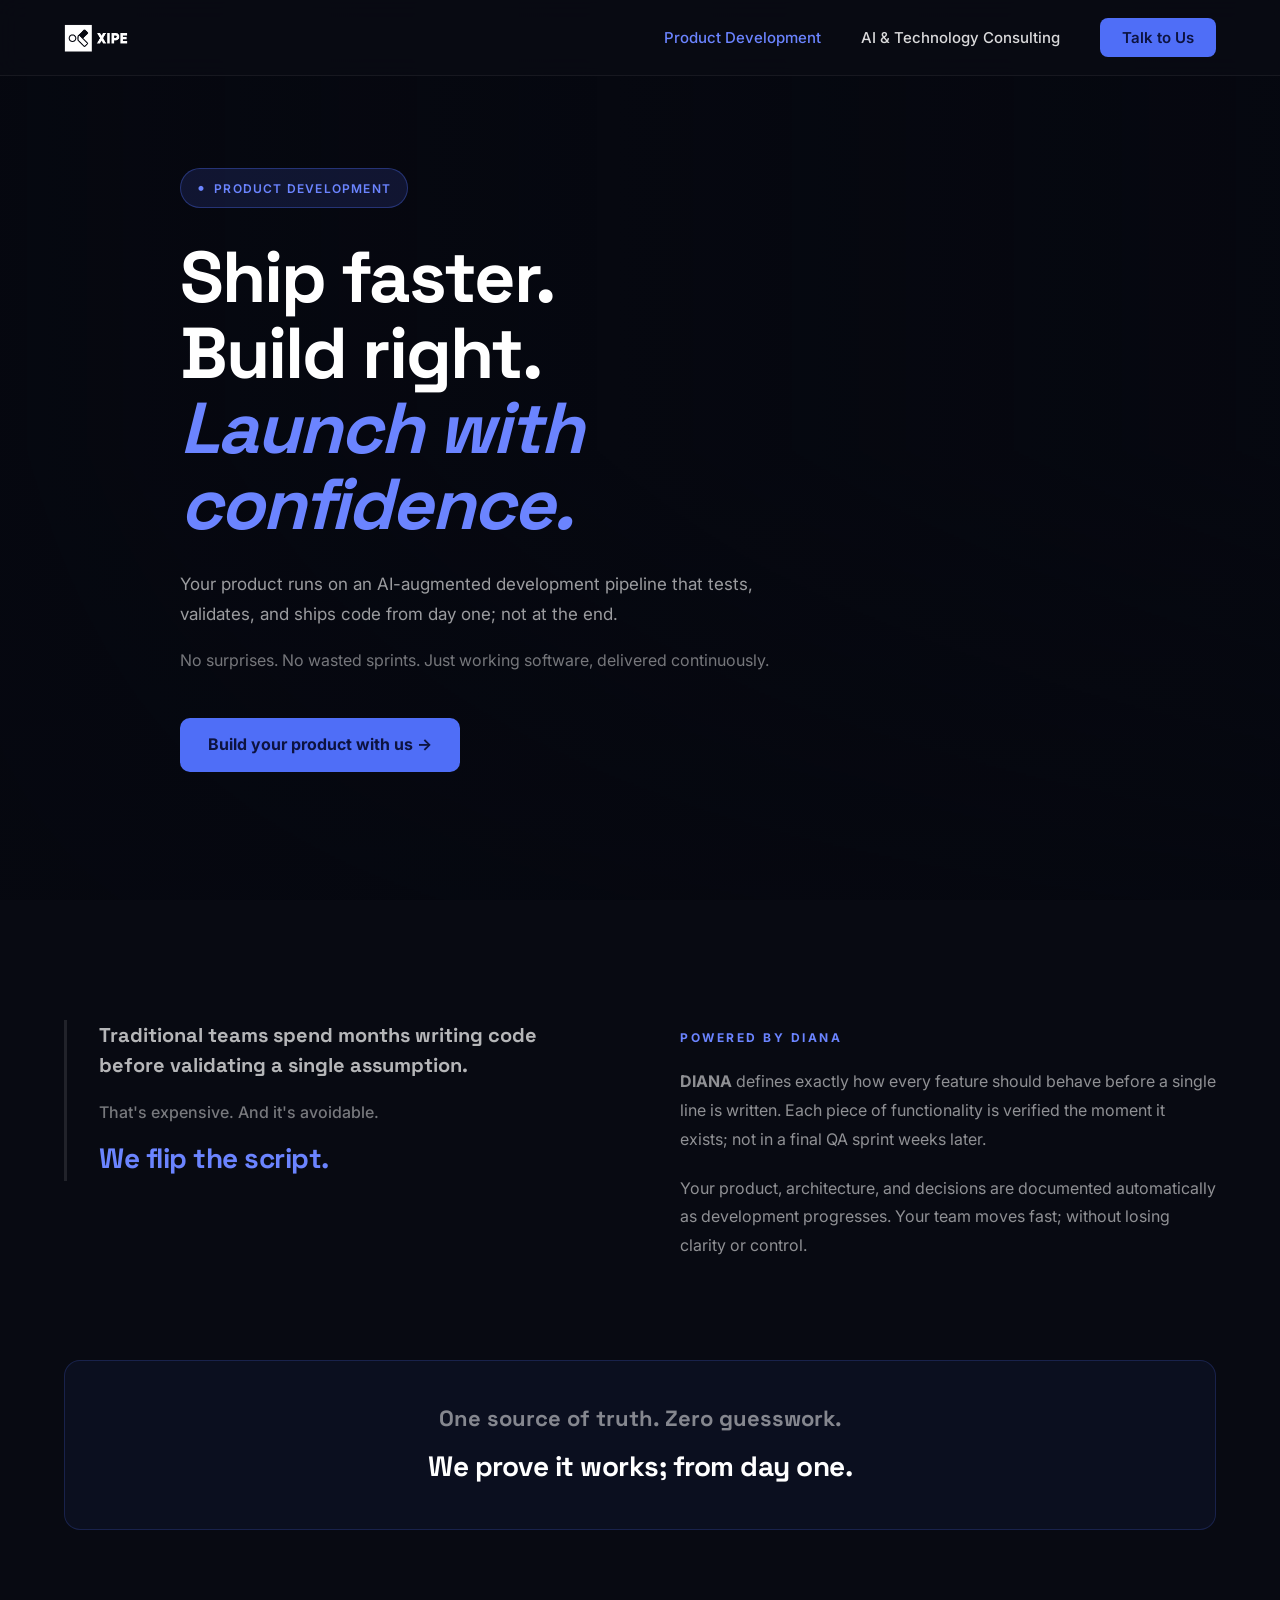
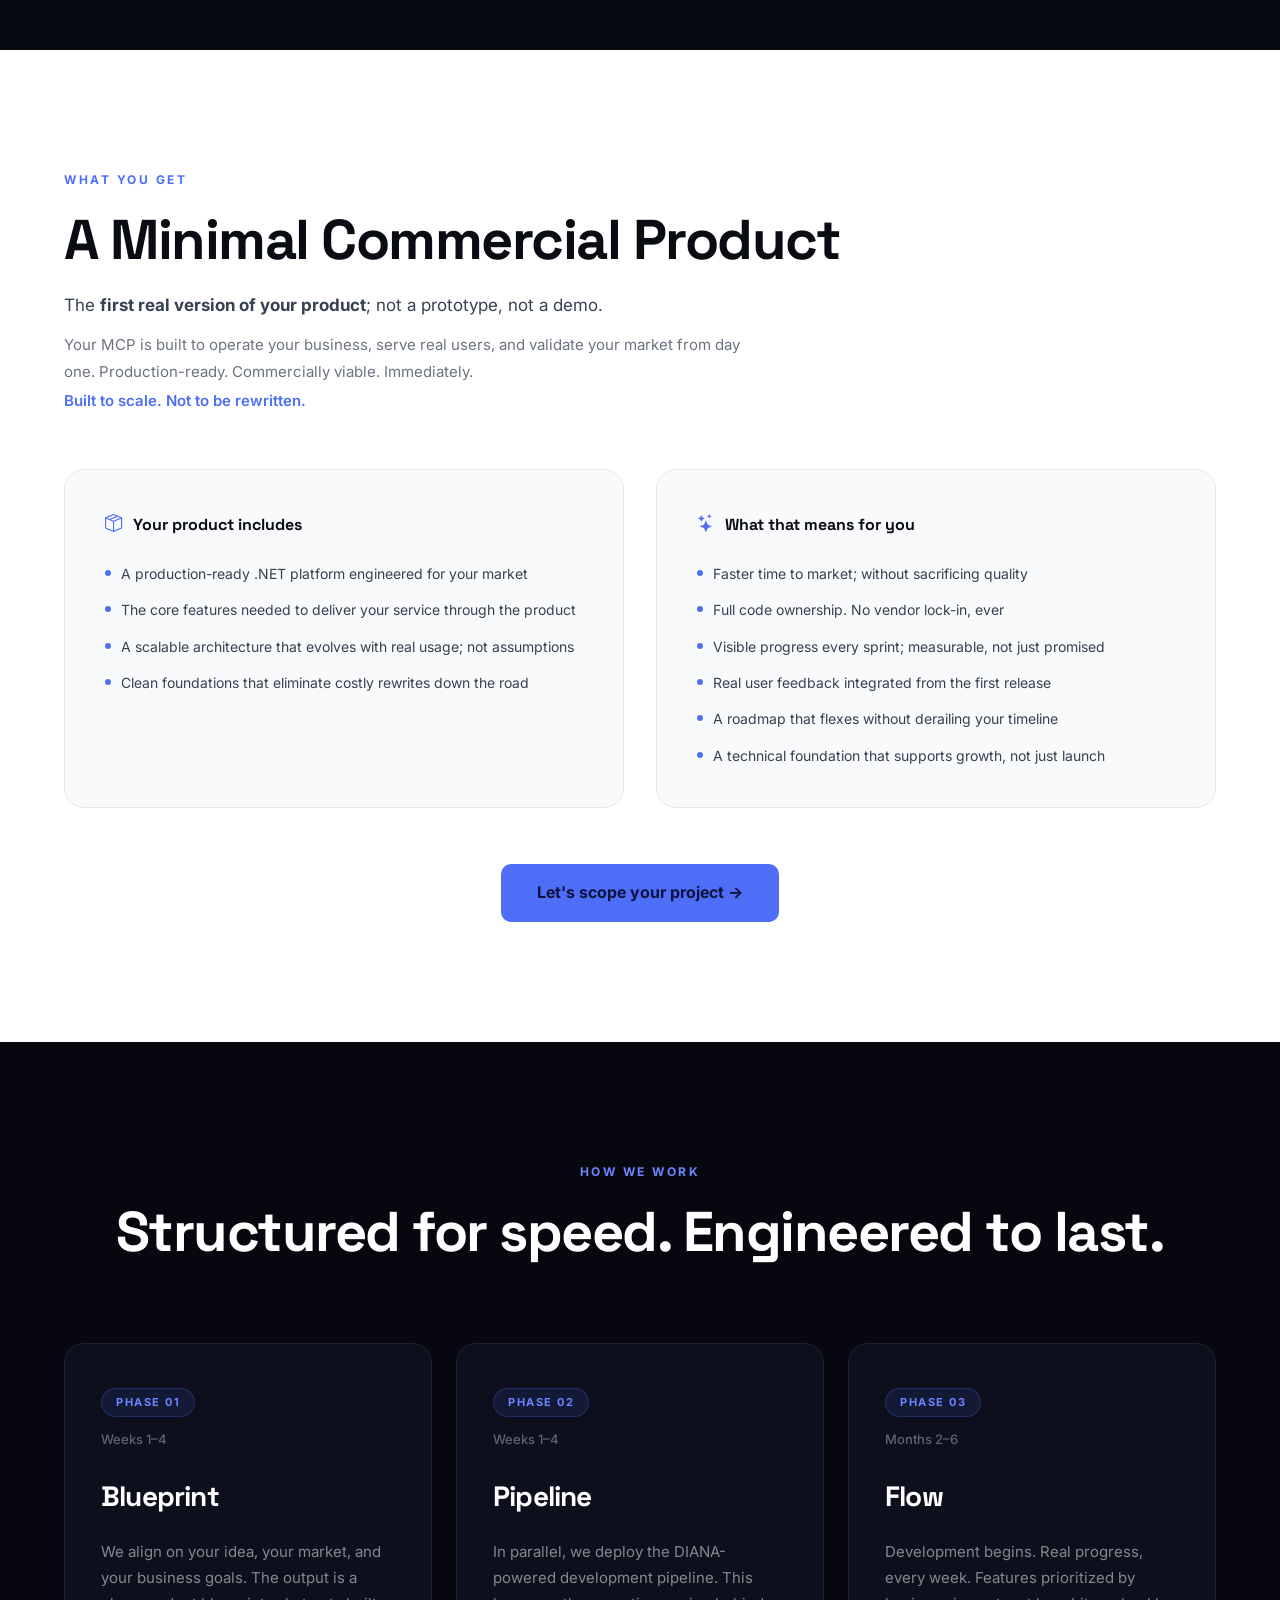
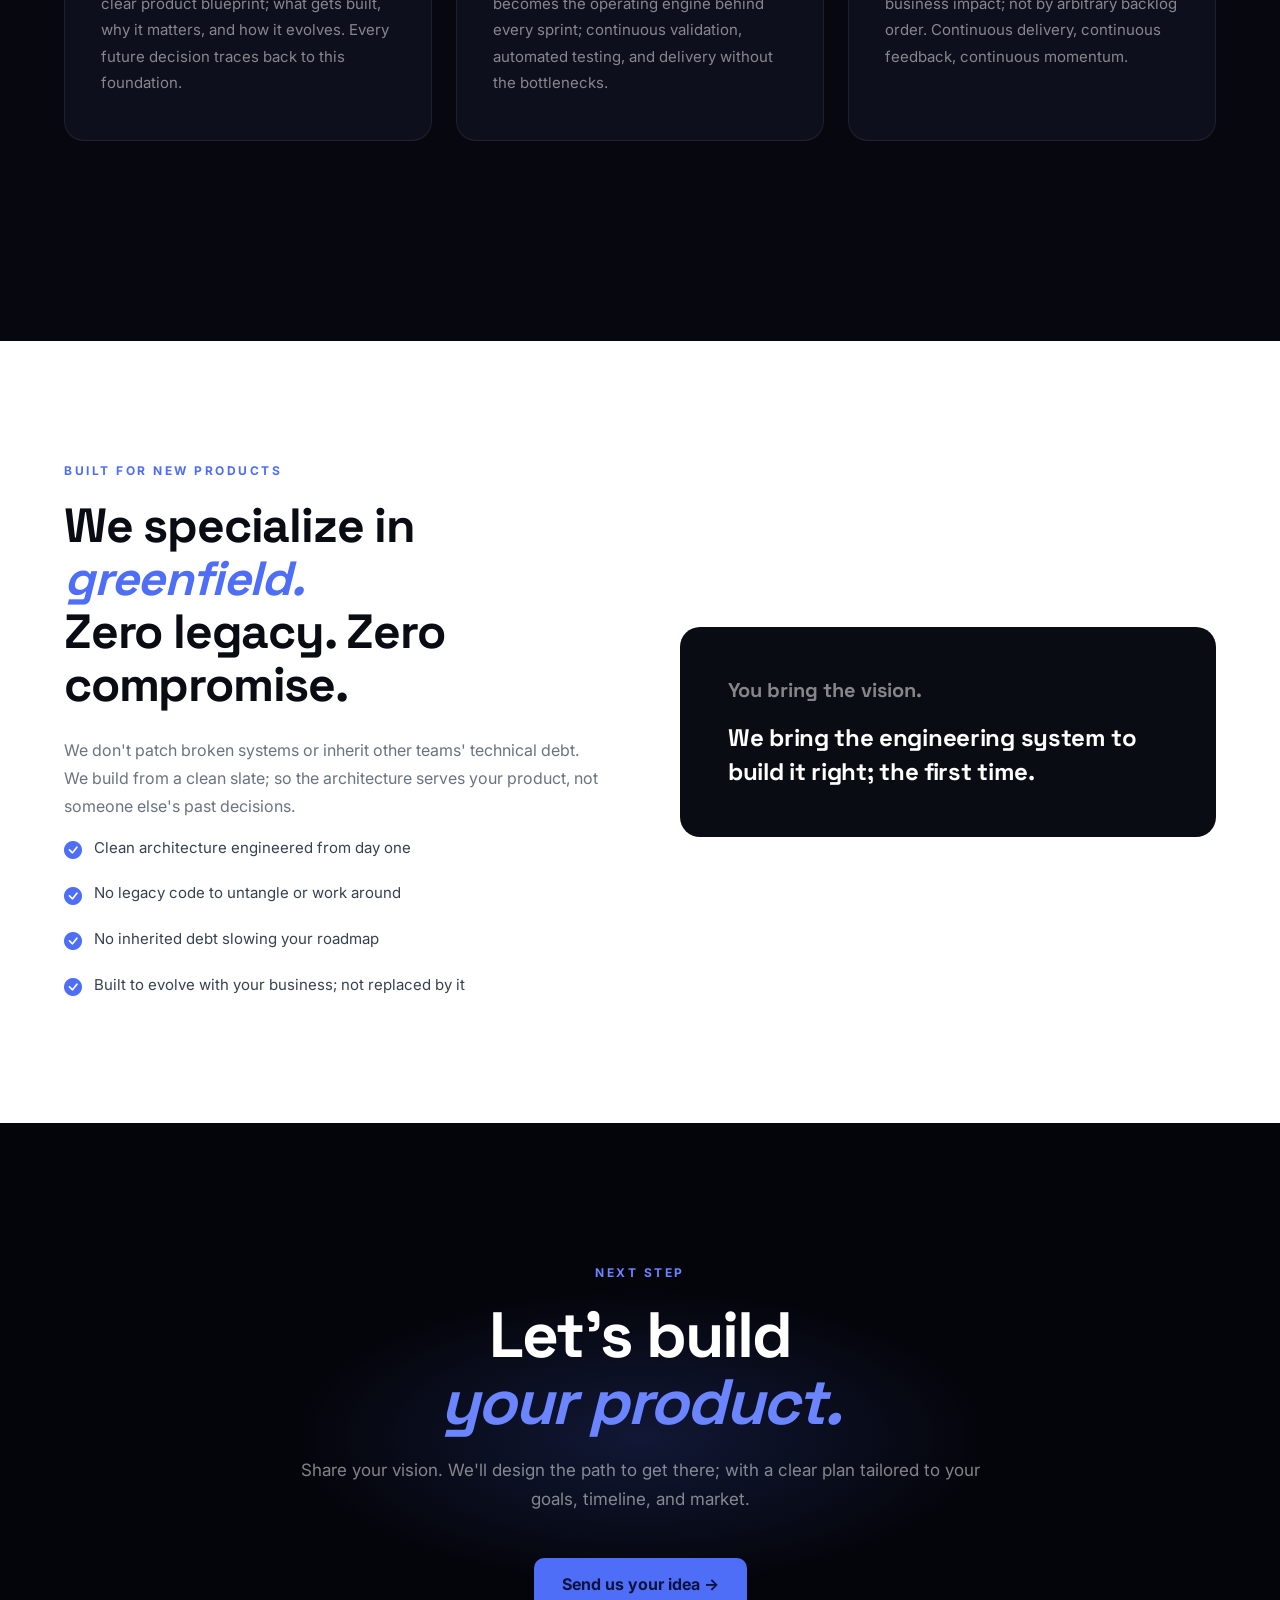
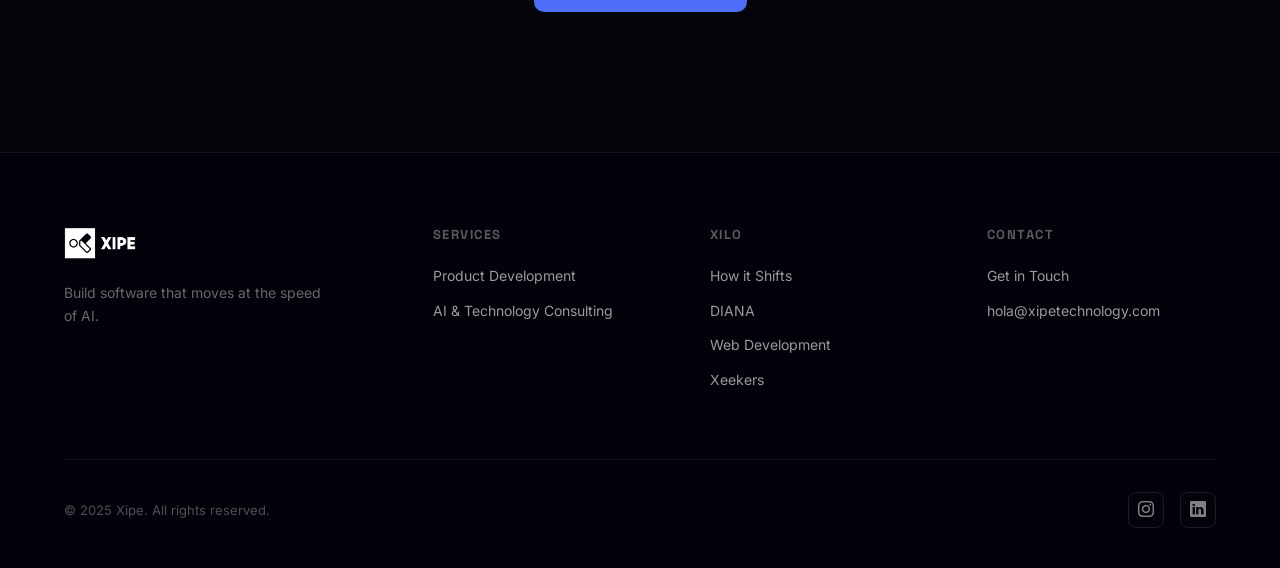
<file: xipe.web/design/software-development.html>
<!DOCTYPE html>
<html lang="en">
<head>
  <meta charset="UTF-8" />
  <meta name="viewport" content="width=device-width, initial-scale=1.0" />
  <title>Product Development – Xipe</title>
  <link rel="preconnect" href="https://fonts.googleapis.com" />
  <link rel="preconnect" href="https://fonts.gstatic.com" crossorigin />
  <link href="https://fonts.googleapis.com/css2?family=Inter:wght@400;500;600;700;800;900&family=Space+Grotesk:wght@400;500;600;700&display=swap" rel="stylesheet" />
  <link rel="stylesheet" href="https://cdn.jsdelivr.net/npm/bootstrap-icons@1.11.3/font/bootstrap-icons.min.css" />
  <style>
    *, *::before, *::after { box-sizing: border-box; margin: 0; padding: 0; }

    :root {
      --blue: #4f6ef7;
      --blue-light: #6b84ff;
      --blue-dim: #3a56e8;
      --white: #ffffff;
      --gray: #9ca3af;
      --dark-bg: #0a0c14;
    }

    html { scroll-behavior: smooth; }

    body {
      font-family: 'Inter', sans-serif;
      background: var(--dark-bg);
      color: var(--white);
      line-height: 1.6;
      overflow-x: hidden;
    }

    a { text-decoration: none; color: inherit; }
    h1, h2, h3 { font-family: 'Space Grotesk', sans-serif; }

    /* ─── NAV ─── */
    nav {
      position: fixed;
      top: 0; left: 0; right: 0;
      z-index: 100;
      display: flex;
      align-items: center;
      justify-content: space-between;
      padding: 18px 64px;
      background: rgba(10,12,20,0.7);
      backdrop-filter: blur(12px);
      border-bottom: 1px solid rgba(255,255,255,0.06);
    }

    .nav-logo { display: flex; align-items: center; }
    .nav-logo img { height: 32px; width: auto; }

    .nav-links {
      display: flex;
      align-items: center;
      gap: 40px;
    }

    .nav-links a {
      font-size: 15px;
      color: rgba(255,255,255,0.85);
      font-weight: 500;
      transition: color 0.2s;
    }

    .nav-links a:hover { color: var(--white); }
    .nav-links a.active { color: var(--blue-light); }

    .btn-primary {
      background: var(--blue);
      color: #0d1340;
      border: none;
      border-radius: 8px;
      padding: 10px 22px;
      font-size: 15px;
      font-weight: 600;
      cursor: pointer;
      transition: background 0.2s, transform 0.15s;
      font-family: inherit;
    }

    .btn-primary:hover { background: var(--blue-light); transform: translateY(-1px); }

    /* ─── HERO ─── */
    #hero {
      position: relative;
      min-height: 100vh;
      display: flex;
      flex-direction: column;
      justify-content: center;
      padding: 140px 64px 100px 180px;
      overflow: hidden;
    }

    .hero-bg { position: absolute; inset: 0; background: #060810; z-index: 0; }

    .hero-photo {
      position: absolute; inset: 0;
      background-image: url('https://images.unsplash.com/photo-1555066931-4365d14bab8c?w=1920&auto=format&fit=crop&q=80');
      background-size: cover;
      background-position: center;
      background-attachment: fixed;
      opacity: 0.3;
      z-index: 0;
    }

    .hero-photo::after {
      content: '';
      position: absolute; inset: 0;
      background:
        linear-gradient(to right, rgba(6,8,16,0.9) 0%, rgba(6,8,16,0.4) 60%, rgba(6,8,16,0.1) 100%),
        linear-gradient(to top, rgba(6,8,16,0.7) 0%, transparent 50%);
    }

    .hero-content {
      position: relative;
      z-index: 1;
      width: 60%;
      max-width: 60%;
    }

    .hero-badge {
      display: inline-flex;
      align-items: center;
      gap: 8px;
      background: rgba(79,110,247,0.15);
      border: 1px solid rgba(79,110,247,0.35);
      border-radius: 100px;
      padding: 6px 16px;
      font-size: 12px;
      font-weight: 600;
      letter-spacing: 1.2px;
      color: var(--blue-light);
      text-transform: uppercase;
      margin-bottom: 32px;
    }
    .hero-badge::before { content: '•'; font-size: 16px; }

    .hero-title {
      font-size: clamp(44px, 6vw, 72px);
      font-weight: 800;
      line-height: 1.05;
      letter-spacing: -2px;
      margin-bottom: 28px;
    }

    .hero-title em { font-style: italic; color: var(--blue-light); }

    .hero-subtitle {
      font-size: 17px;
      color: rgba(255,255,255,0.6);
      line-height: 1.75;
      margin-bottom: 16px;
    }

    .hero-subtitle-2 {
      font-size: 16px;
      color: rgba(255,255,255,0.45);
      line-height: 1.75;
      margin-bottom: 44px;
    }

    .btn-hero {
      display: inline-flex;
      align-items: center;
      gap: 8px;
      background: var(--blue);
      color: #0d1340;
      border-radius: 10px;
      padding: 14px 28px;
      font-size: 16px;
      font-weight: 700;
      transition: background 0.2s, transform 0.15s;
    }
    .btn-hero:hover { background: var(--blue-light); transform: translateY(-2px); }

    /* ─── FLIP THE SCRIPT ─── */
    #flip {
      background: #080a12;
      padding: 120px 64px;
    }

    #flip .inner {
      max-width: 1200px;
      margin: 0 auto;
    }

    .flip-grid {
      display: grid;
      grid-template-columns: 1fr 1fr;
      gap: 80px;
      align-items: start;
      margin-bottom: 80px;
    }

    .flip-problem {
      border-left: 3px solid rgba(255,255,255,0.1);
      padding-left: 32px;
    }

    .flip-problem p {
      font-size: 20px;
      font-weight: 700;
      color: rgba(255,255,255,0.7);
      line-height: 1.5;
      margin-bottom: 20px;
      font-family: 'Space Grotesk', sans-serif;
    }

    .flip-problem .risky {
      font-size: 16px;
      color: rgba(255,255,255,0.45);
      font-weight: 500;
      font-family: 'Inter', sans-serif;
      margin-bottom: 12px;
    }

    .flip-script {
      font-size: 28px;
      font-weight: 800;
      color: var(--blue-light);
      font-family: 'Space Grotesk', sans-serif;
      letter-spacing: -0.5px;
    }

    .flip-diana {
      padding-top: 8px;
    }

    .flip-diana .label {
      display: block;
      font-size: 12px;
      font-weight: 700;
      letter-spacing: 2.5px;
      text-transform: uppercase;
      color: var(--blue-light);
      margin-bottom: 20px;
    }

    .flip-diana p {
      font-size: 16px;
      color: rgba(255,255,255,0.55);
      line-height: 1.8;
      margin-bottom: 20px;
    }

    .flip-proof {
      background: rgba(79,110,247,0.06);
      border: 1px solid rgba(79,110,247,0.2);
      border-radius: 16px;
      padding: 40px 48px;
      text-align: center;
    }

    .flip-proof p {
      font-size: 22px;
      font-weight: 700;
      color: rgba(255,255,255,0.5);
      font-family: 'Space Grotesk', sans-serif;
      margin-bottom: 8px;
    }

    .flip-proof strong {
      font-size: 28px;
      font-weight: 800;
      color: var(--white);
      font-family: 'Space Grotesk', sans-serif;
      display: block;
      letter-spacing: -0.5px;
    }

    /* ─── WHAT YOU GET ─── */
    #what-you-get {
      background: #ffffff;
      padding: 120px 64px;
    }

    #what-you-get .inner {
      max-width: 1200px;
      margin: 0 auto;
    }

    .wyg-header {
      margin-bottom: 56px;
    }

    .wyg-label {
      display: block;
      font-size: 12px;
      font-weight: 700;
      letter-spacing: 2.5px;
      text-transform: uppercase;
      color: var(--blue);
      margin-bottom: 20px;
    }

    .wyg-title {
      font-size: clamp(36px, 5vw, 56px);
      font-weight: 800;
      line-height: 1.1;
      letter-spacing: -1.5px;
      color: #0a0c14;
      margin-bottom: 20px;
    }

    .wyg-intro {
      font-size: 17px;
      color: #374151;
      line-height: 1.75;
      max-width: 680px;
      margin-bottom: 12px;
    }

    .wyg-intro-2 {
      font-size: 15px;
      color: #6b7280;
      line-height: 1.75;
      max-width: 680px;
      margin-bottom: 4px;
    }

    .wyg-foundation {
      font-size: 15px;
      font-weight: 600;
      color: var(--blue);
      margin-bottom: 56px;
    }

    .wyg-grid {
      display: grid;
      grid-template-columns: 1fr 1fr;
      gap: 32px;
      margin-bottom: 56px;
    }

    .wyg-card {
      background: #f9fafb;
      border: 1px solid #e5e7eb;
      border-radius: 20px;
      padding: 40px;
    }

    .wyg-card h3 {
      font-size: 16px;
      font-weight: 700;
      color: #0a0c14;
      margin-bottom: 24px;
      display: flex;
      align-items: center;
      gap: 10px;
    }

    .wyg-card h3 i {
      color: var(--blue);
      font-size: 18px;
    }

    .wyg-card ul {
      list-style: none;
      display: flex;
      flex-direction: column;
      gap: 14px;
    }

    .wyg-card ul li {
      font-size: 14px;
      color: #374151;
      line-height: 1.6;
      display: flex;
      align-items: flex-start;
      gap: 10px;
    }

    .wyg-card ul li::before {
      content: '';
      display: inline-block;
      width: 6px;
      height: 6px;
      border-radius: 50%;
      background: var(--blue);
      flex-shrink: 0;
      margin-top: 7px;
    }

    .wyg-cta {
      display: flex;
      justify-content: center;
    }

    .btn-wyg {
      display: inline-flex;
      align-items: center;
      gap: 8px;
      background: var(--blue);
      color: #0d1340;
      border-radius: 10px;
      padding: 16px 36px;
      font-size: 16px;
      font-weight: 700;
      transition: background 0.2s, transform 0.15s;
    }
    .btn-wyg:hover { background: var(--blue-light); transform: translateY(-2px); }

    /* ─── HOW WE WORK ─── */
    #how-we-work {
      background: #07080f;
      padding: 120px 64px;
    }

    #how-we-work .inner {
      max-width: 1200px;
      margin: 0 auto;
    }

    .hww-header {
      text-align: center;
      margin-bottom: 80px;
    }

    .hww-label {
      display: block;
      font-size: 12px;
      font-weight: 700;
      letter-spacing: 2.5px;
      text-transform: uppercase;
      color: var(--blue-light);
      margin-bottom: 20px;
    }

    .hww-title {
      font-size: clamp(36px, 5vw, 56px);
      font-weight: 800;
      line-height: 1.1;
      letter-spacing: -1.5px;
      color: var(--white);
    }

    .hww-phases {
      display: grid;
      grid-template-columns: repeat(3, 1fr);
      gap: 24px;
      margin-bottom: 80px;
    }

    .phase-card {
      background: #0d0f1c;
      border: 1px solid rgba(255,255,255,0.07);
      border-radius: 20px;
      padding: 44px 36px;
      transition: border-color 0.3s, transform 0.2s;
    }

    .phase-card:hover {
      border-color: rgba(107,132,255,0.35);
      transform: translateY(-4px);
    }

    .phase-tag {
      display: inline-block;
      background: rgba(79,110,247,0.12);
      border: 1px solid rgba(79,110,247,0.25);
      border-radius: 100px;
      padding: 5px 14px;
      font-size: 11px;
      font-weight: 700;
      letter-spacing: 1.5px;
      text-transform: uppercase;
      color: var(--blue-light);
      margin-bottom: 12px;
    }

    .phase-timeline {
      font-size: 13px;
      color: rgba(255,255,255,0.35);
      font-weight: 500;
      margin-bottom: 24px;
    }

    .phase-card h3 {
      font-size: 28px;
      font-weight: 800;
      letter-spacing: -0.8px;
      color: var(--white);
      margin-bottom: 20px;
    }

    .phase-card p {
      font-size: 15px;
      color: rgba(255,255,255,0.5);
      line-height: 1.75;
    }

    /* ─── GREENFIELD ─── */
    #greenfield {
      background: #ffffff;
      padding: 120px 64px;
    }

    #greenfield .inner {
      max-width: 1200px;
      margin: 0 auto;
      display: grid;
      grid-template-columns: 1fr 1fr;
      gap: 80px;
      align-items: center;
    }

    .gf-label {
      display: block;
      font-size: 12px;
      font-weight: 700;
      letter-spacing: 2.5px;
      text-transform: uppercase;
      color: var(--blue);
      margin-bottom: 20px;
    }

    .gf-title {
      font-size: clamp(32px, 4vw, 48px);
      font-weight: 800;
      line-height: 1.1;
      letter-spacing: -1.2px;
      color: #0a0c14;
      margin-bottom: 24px;
    }

    .gf-title em {
      color: var(--blue);
      font-style: italic;
    }

    .gf-body {
      font-size: 16px;
      color: #6b7280;
      line-height: 1.75;
      margin-bottom: 16px;
    }

    .gf-list {
      list-style: none;
      display: flex;
      flex-direction: column;
      gap: 16px;
      margin-top: 8px;
    }

    .gf-list li {
      display: flex;
      align-items: flex-start;
      gap: 12px;
      font-size: 15px;
      color: #374151;
    }

    .gf-list li i {
      color: var(--blue);
      font-size: 18px;
      flex-shrink: 0;
      margin-top: 1px;
    }

    .gf-callout {
      background: #0a0c14;
      border-radius: 20px;
      padding: 48px;
    }

    .gf-callout p {
      font-size: 20px;
      font-weight: 700;
      color: rgba(255,255,255,0.5);
      font-family: 'Space Grotesk', sans-serif;
      margin-bottom: 16px;
      line-height: 1.5;
    }

    .gf-callout strong {
      font-size: 24px;
      font-weight: 800;
      color: var(--white);
      font-family: 'Space Grotesk', sans-serif;
      display: block;
      letter-spacing: -0.3px;
      line-height: 1.4;
    }

    /* ─── FINAL CTA ─── */
    #final-cta {
      background: #04050b;
      padding: 140px 64px;
      text-align: center;
      position: relative;
      overflow: hidden;
    }

    .cta-glow {
      position: absolute;
      top: 50%; left: 50%;
      transform: translate(-50%, -50%);
      width: 700px; height: 300px;
      background: radial-gradient(ellipse, rgba(79,110,247,0.18) 0%, transparent 70%);
      pointer-events: none;
    }

    #final-cta .inner {
      position: relative;
      z-index: 1;
      max-width: 680px;
      margin: 0 auto;
    }

    .cta-label {
      display: block;
      font-size: 12px;
      font-weight: 700;
      letter-spacing: 2.5px;
      text-transform: uppercase;
      color: var(--blue-light);
      margin-bottom: 20px;
    }

    .cta-title {
      font-size: clamp(40px, 6vw, 64px);
      font-weight: 800;
      line-height: 1.05;
      letter-spacing: -2px;
      margin-bottom: 20px;
    }

    .cta-title em { color: var(--blue-light); font-style: italic; }

    .cta-body {
      font-size: 17px;
      color: rgba(255,255,255,0.5);
      line-height: 1.7;
      margin-bottom: 44px;
    }

    /* ─── FOOTER ─── */
    footer {
      background: #02030a;
      border-top: 1px solid rgba(255,255,255,0.07);
      padding: 72px 64px 40px;
    }

    .footer-inner { max-width: 1200px; margin: 0 auto; }

    .footer-top {
      display: grid;
      grid-template-columns: 1.4fr 1fr 1fr 1fr;
      gap: 48px;
      padding-bottom: 56px;
      border-bottom: 1px solid rgba(255,255,255,0.07);
    }

    .footer-logo { height: 36px; width: auto; margin-bottom: 20px; display: block; }
    .footer-tagline { font-size: 14px; color: rgba(255,255,255,0.4); line-height: 1.7; max-width: 260px; }

    .footer-col h4 {
      font-family: 'Space Grotesk', sans-serif;
      font-size: 13px; font-weight: 700;
      letter-spacing: 1.5px; text-transform: uppercase;
      color: rgba(255,255,255,0.35); margin-bottom: 20px;
    }

    .footer-col a { display: block; font-size: 14px; color: rgba(255,255,255,0.6); margin-bottom: 12px; transition: color 0.2s; }
    .footer-col a:hover { color: var(--white); }

    .footer-bottom { display: flex; align-items: center; justify-content: space-between; padding-top: 32px; }
    .footer-copy { font-size: 13px; color: rgba(255,255,255,0.3); }

    .footer-socials { display: flex; gap: 16px; }
    .footer-socials a {
      display: flex; align-items: center; justify-content: center;
      width: 36px; height: 36px; border-radius: 8px;
      border: 1px solid rgba(255,255,255,0.1);
      color: rgba(255,255,255,0.5); font-size: 16px;
      transition: border-color 0.2s, color 0.2s, background 0.2s;
    }
    .footer-socials a:hover { border-color: rgba(107,132,255,0.5); color: var(--blue-light); background: rgba(79,110,247,0.08); }

    /* ─── RESPONSIVE ─── */
    @media (max-width: 900px) {
      nav { padding: 16px 24px; }
      #hero { padding: 120px 24px 80px; }
      .hero-content { width: 90%; max-width: 90%; }
      #flip, #what-you-get, #how-we-work, #greenfield, #final-cta { padding-left: 24px; padding-right: 24px; }
      .flip-grid { grid-template-columns: 1fr; gap: 48px; }
      .wyg-grid { grid-template-columns: 1fr; }
      .hww-phases { grid-template-columns: 1fr; }
      #greenfield .inner { grid-template-columns: 1fr; gap: 48px; }
      .footer-top { grid-template-columns: 1fr 1fr; gap: 32px; }
      footer { padding: 56px 24px 32px; }
    }

    @media (max-width: 600px) {
      .nav-links { display: none; }
      .hero-title { font-size: 38px; }
      .hero-content { width: 100%; max-width: 100%; }
      .hero-photo { background-attachment: scroll; }
    }
  </style>
</head>
<body>

  <!-- NAV -->
  <nav>
    <a href="index.html" class="nav-logo">
      <img src="images/LogoXipe.png" alt="Xipe" />
    </a>
    <div class="nav-links">
      <a href="software-development.html" class="active">Product Development</a>
      <a href="consulting.html">AI & Technology Consulting</a>
      <button class="btn-primary" onclick="window.location.href='index.html#contact'">Talk to Us</button>
    </div>
  </nav>

  <!-- HERO -->
  <section id="hero">
    <div class="hero-bg"></div>
    <div class="hero-photo"></div>
    <div class="hero-content">
      <div class="hero-badge">Product Development</div>
      <h1 class="hero-title">
        Ship faster.<br/>
        Build right.<br/>
        <em>Launch with confidence.</em>
      </h1>
      <p class="hero-subtitle">
        Your product runs on an AI-augmented development pipeline that tests, validates, and ships code from day one; not at the end.
      </p>
      <p class="hero-subtitle-2">
        No surprises. No wasted sprints. Just working software, delivered continuously.
      </p>
      <a href="index.html#contact" class="btn-hero">Build your product with us &rarr;</a>
    </div>
  </section>

  <!-- FLIP THE SCRIPT -->
  <section id="flip">
    <div class="inner">
      <div class="flip-grid">
        <div class="flip-problem">
          <p>Traditional teams spend months writing code before validating a single assumption.</p>
          <p class="risky">That's expensive. And it's avoidable.</p>
          <div class="flip-script">We flip the script.</div>
        </div>
        <div class="flip-diana">
          <span class="label">Powered by DIANA</span>
          <p>
            <a href="https://metaprogramming.ai/" target="_blank" rel="noopener"><strong>DIANA</strong></a> defines exactly how every feature should behave before a single line is written. Each piece of functionality is verified the moment it exists; not in a final QA sprint weeks later.
          </p>
          <p>
            Your product, architecture, and decisions are documented automatically as development progresses. Your team moves fast; without losing clarity or control.
          </p>
        </div>
      </div>
      <div class="flip-proof">
        <p>One source of truth. Zero guesswork.</p>
        <strong>We prove it works; from day one.</strong>
      </div>
    </div>
  </section>

  <!-- WHAT YOU GET -->
  <section id="what-you-get">
    <div class="inner">
      <div class="wyg-header">
        <span class="wyg-label">What You Get</span>
        <h2 class="wyg-title">A Minimal Commercial Product</h2>
        <p class="wyg-intro">The <strong>first real version of your product</strong>; not a prototype, not a demo.</p>
        <p class="wyg-intro-2">Your MCP is built to operate your business, serve real users, and validate your market from day one. Production-ready. Commercially viable. Immediately.</p>
        <p class="wyg-foundation">Built to scale. Not to be rewritten.</p>
      </div>
      <div class="wyg-grid">
        <div class="wyg-card">
          <h3><i class="bi bi-box-seam"></i> Your product includes</h3>
          <ul>
            <li>A production-ready .NET platform engineered for your market</li>
            <li>The core features needed to deliver your service through the product</li>
            <li>A scalable architecture that evolves with real usage; not assumptions</li>
            <li>Clean foundations that eliminate costly rewrites down the road</li>
          </ul>
        </div>
        <div class="wyg-card">
          <h3><i class="bi bi-stars"></i> What that means for you</h3>
          <ul>
            <li>Faster time to market; without sacrificing quality</li>
            <li>Full code ownership. No vendor lock-in, ever</li>
            <li>Visible progress every sprint; measurable, not just promised</li>
            <li>Real user feedback integrated from the first release</li>
            <li>A roadmap that flexes without derailing your timeline</li>
            <li>A technical foundation that supports growth, not just launch</li>
          </ul>
        </div>
      </div>
      <div class="wyg-cta">
        <a href="index.html#contact" class="btn-wyg">Let's scope your project &rarr;</a>
      </div>
    </div>
  </section>

  <!-- HOW WE WORK -->
  <section id="how-we-work">
    <div class="inner">
      <div class="hww-header">
        <span class="hww-label">How We Work</span>
        <h2 class="hww-title">Structured for speed. Engineered to last.</h2>
      </div>
      <div class="hww-phases">
        <div class="phase-card">
          <span class="phase-tag">Phase 01</span>
          <div class="phase-timeline">Weeks 1–4</div>
          <h3>Blueprint</h3>
          <p>
            We align on your idea, your market, and your business goals. The output is a clear product blueprint; what gets built, why it matters, and how it evolves. Every future decision traces back to this foundation.
          </p>
        </div>
        <div class="phase-card">
          <span class="phase-tag">Phase 02</span>
          <div class="phase-timeline">Weeks 1–4</div>
          <h3>Pipeline</h3>
          <p>
            In parallel, we deploy the DIANA-powered development pipeline. This becomes the operating engine behind every sprint; continuous validation, automated testing, and delivery without the bottlenecks.
          </p>
        </div>
        <div class="phase-card">
          <span class="phase-tag">Phase 03</span>
          <div class="phase-timeline">Months 2–6</div>
          <h3>Flow</h3>
          <p>
            Development begins. Real progress, every week. Features prioritized by business impact; not by arbitrary backlog order. Continuous delivery, continuous feedback, continuous momentum.
          </p>
        </div>
      </div>
    </div>
  </section>

  <!-- GREENFIELD -->
  <section id="greenfield">
    <div class="inner">
      <div>
        <span class="gf-label">Built for New Products</span>
        <h2 class="gf-title">We specialize in <em>greenfield.</em><br/>Zero legacy. Zero compromise.</h2>
        <p class="gf-body">We don't patch broken systems or inherit other teams' technical debt. We build from a clean slate; so the architecture serves your product, not someone else's past decisions.</p>
        <ul class="gf-list">
          <li><i class="bi bi-check-circle-fill"></i> Clean architecture engineered from day one</li>
          <li><i class="bi bi-check-circle-fill"></i> No legacy code to untangle or work around</li>
          <li><i class="bi bi-check-circle-fill"></i> No inherited debt slowing your roadmap</li>
          <li><i class="bi bi-check-circle-fill"></i> Built to evolve with your business; not replaced by it</li>
        </ul>
      </div>
      <div class="gf-callout">
        <p>You bring the vision.</p>
        <strong>We bring the engineering system to build it right; the first time.</strong>
      </div>
    </div>
  </section>

  <!-- FINAL CTA -->
  <section id="final-cta">
    <div class="cta-glow"></div>
    <div class="inner">
      <span class="cta-label">Next Step</span>
      <h2 class="cta-title">Let's build<br/><em>your product.</em></h2>
      <p class="cta-body">
        Share your vision. We'll design the path to get there; with a clear plan tailored to your goals, timeline, and market.
      </p>
      <a href="index.html#contact" class="btn-hero">Send us your idea &rarr;</a>
    </div>
  </section>

  <!-- FOOTER -->
  <footer>
    <div class="footer-inner">
      <div class="footer-top">
        <div class="footer-brand">
          <img src="images/LogoXipe.png" alt="Xipe" class="footer-logo" />
          <p class="footer-tagline">Build software that moves at the speed of AI.</p>
        </div>
        <div class="footer-col">
          <h4>Services</h4>
          <a href="software-development.html">Product Development</a>
          <a href="consulting.html">AI & Technology Consulting</a>
        </div>
        <div class="footer-col">
          <h4>XILO</h4>
          <a href="https://howitshifts.com/" target="_blank" rel="noopener">How it Shifts</a>
          <a href="https://metaprogramming.ai" target="_blank" rel="noopener">DIANA</a>
          <a href="#" target="_blank" rel="noopener">Web Development</a>
          <a href="#" target="_blank" rel="noopener">Xeekers</a>
        </div>
        <div class="footer-col">
          <h4>Contact</h4>
          <a href="index.html#contact">Get in Touch</a>
          <a href="mailto:hola@xipetechnology.com">hola@xipetechnology.com</a>
        </div>
      </div>
      <div class="footer-bottom">
        <p class="footer-copy">© 2025 Xipe. All rights reserved.</p>
        <div class="footer-socials">
          <a href="https://www.instagram.com/xipe_group/" target="_blank" rel="noopener" aria-label="Instagram"><i class="bi bi-instagram"></i></a>
          <a href="https://www.linkedin.com/company/xipe-group" target="_blank" rel="noopener" aria-label="LinkedIn"><i class="bi bi-linkedin"></i></a>
        </div>
      </div>
    </div>
  </footer>

</body>
</html>
</file>
